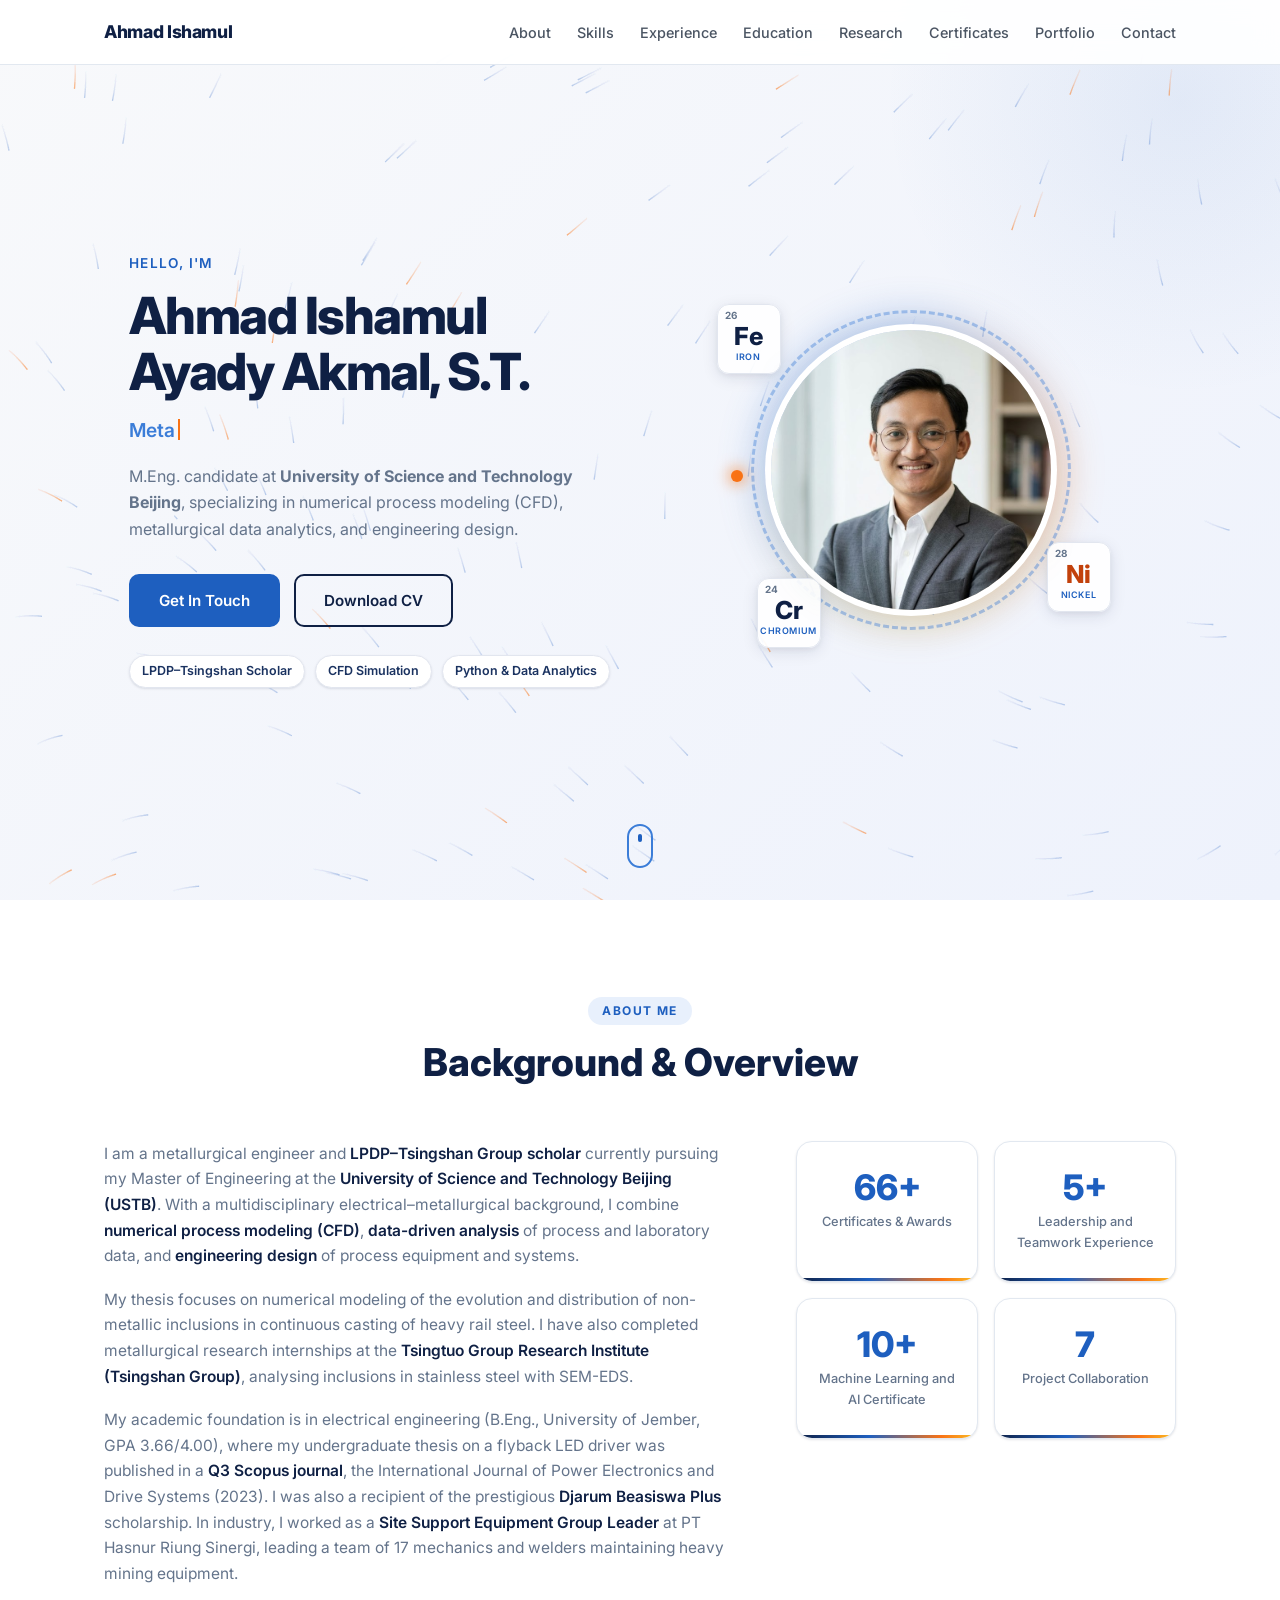
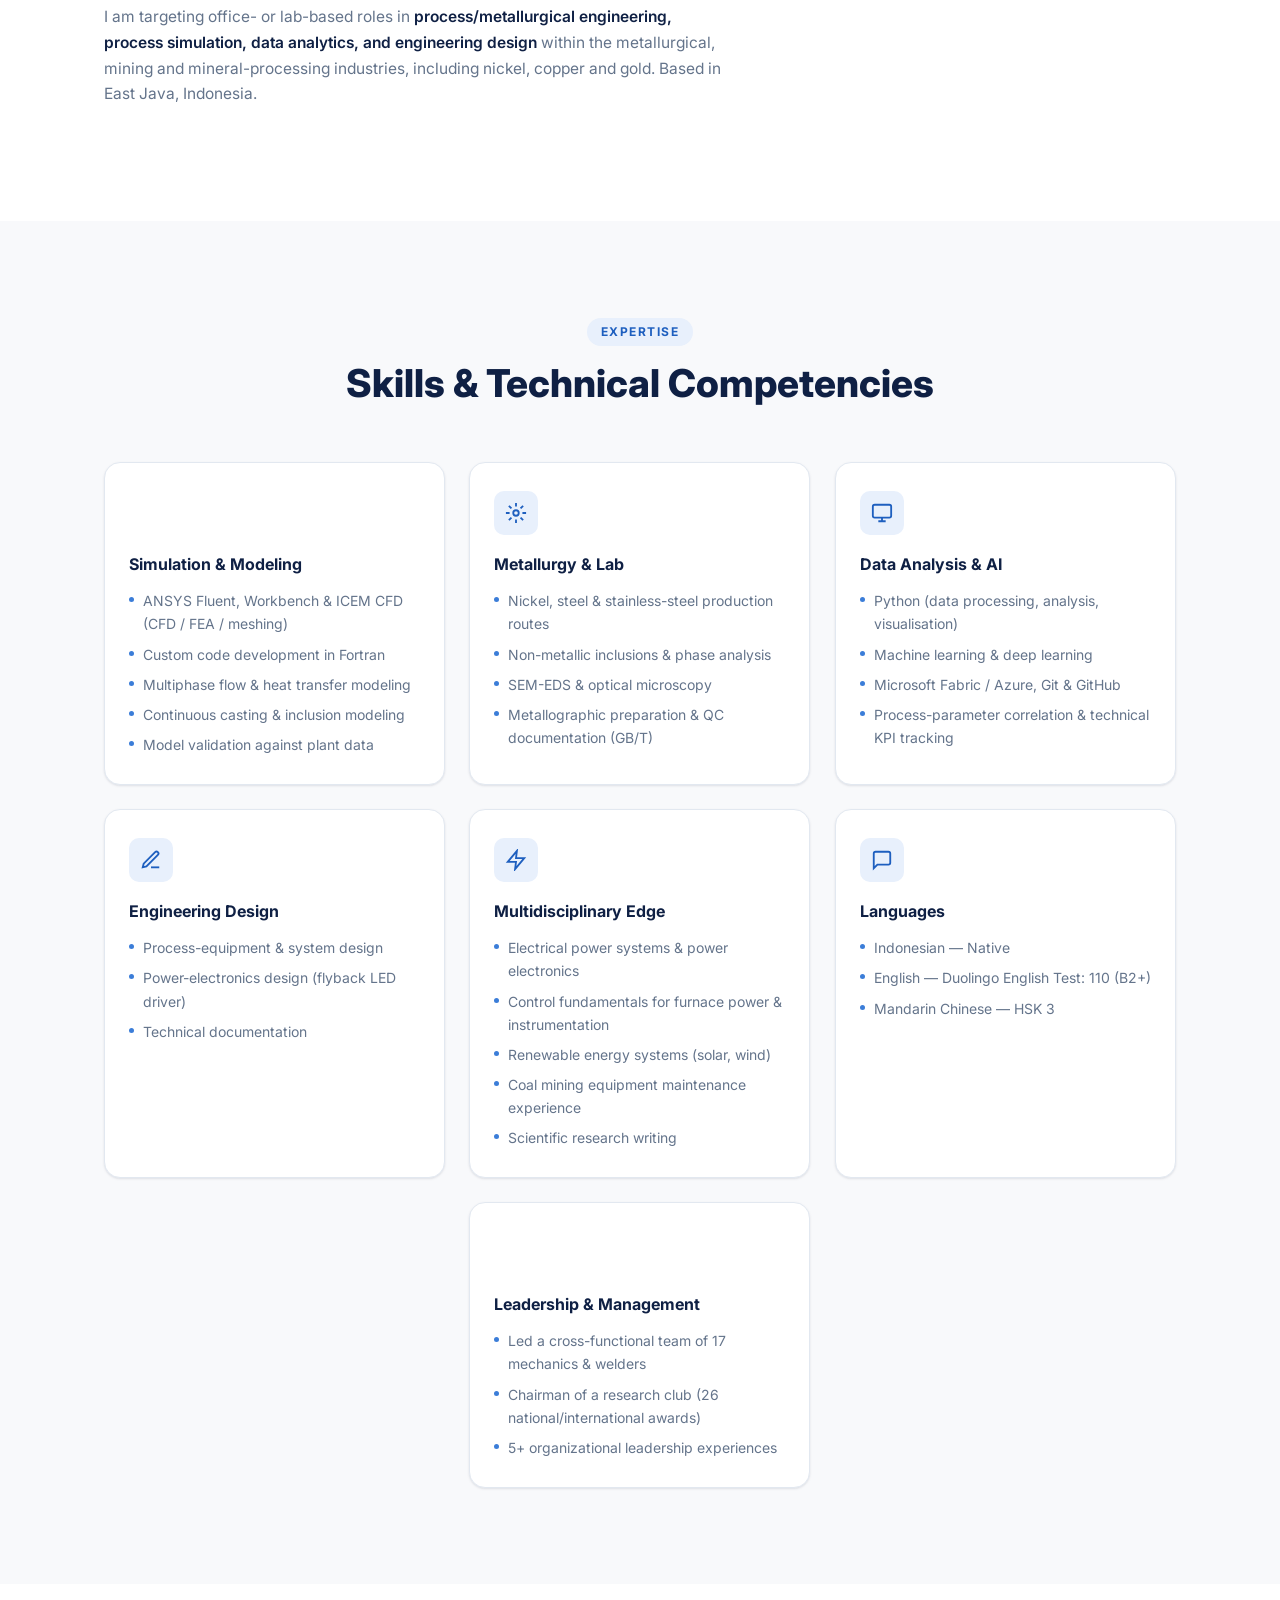
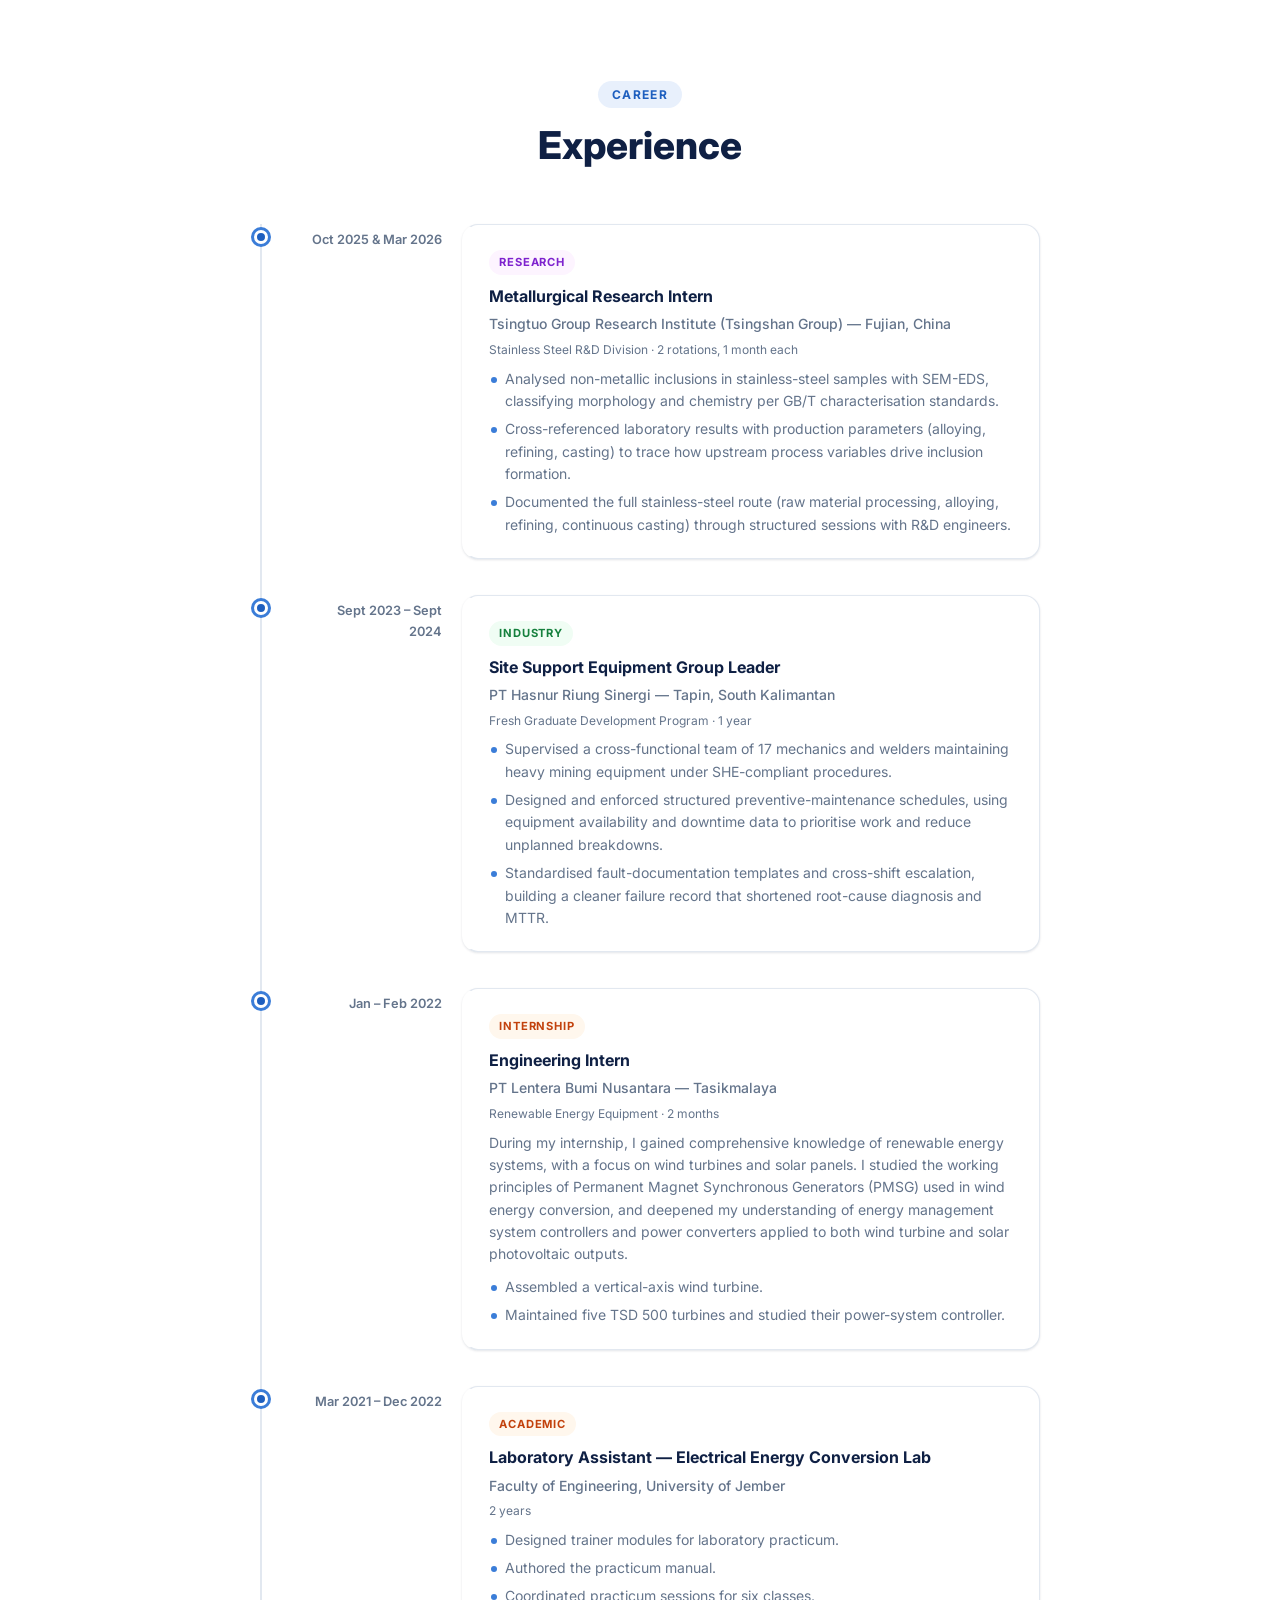
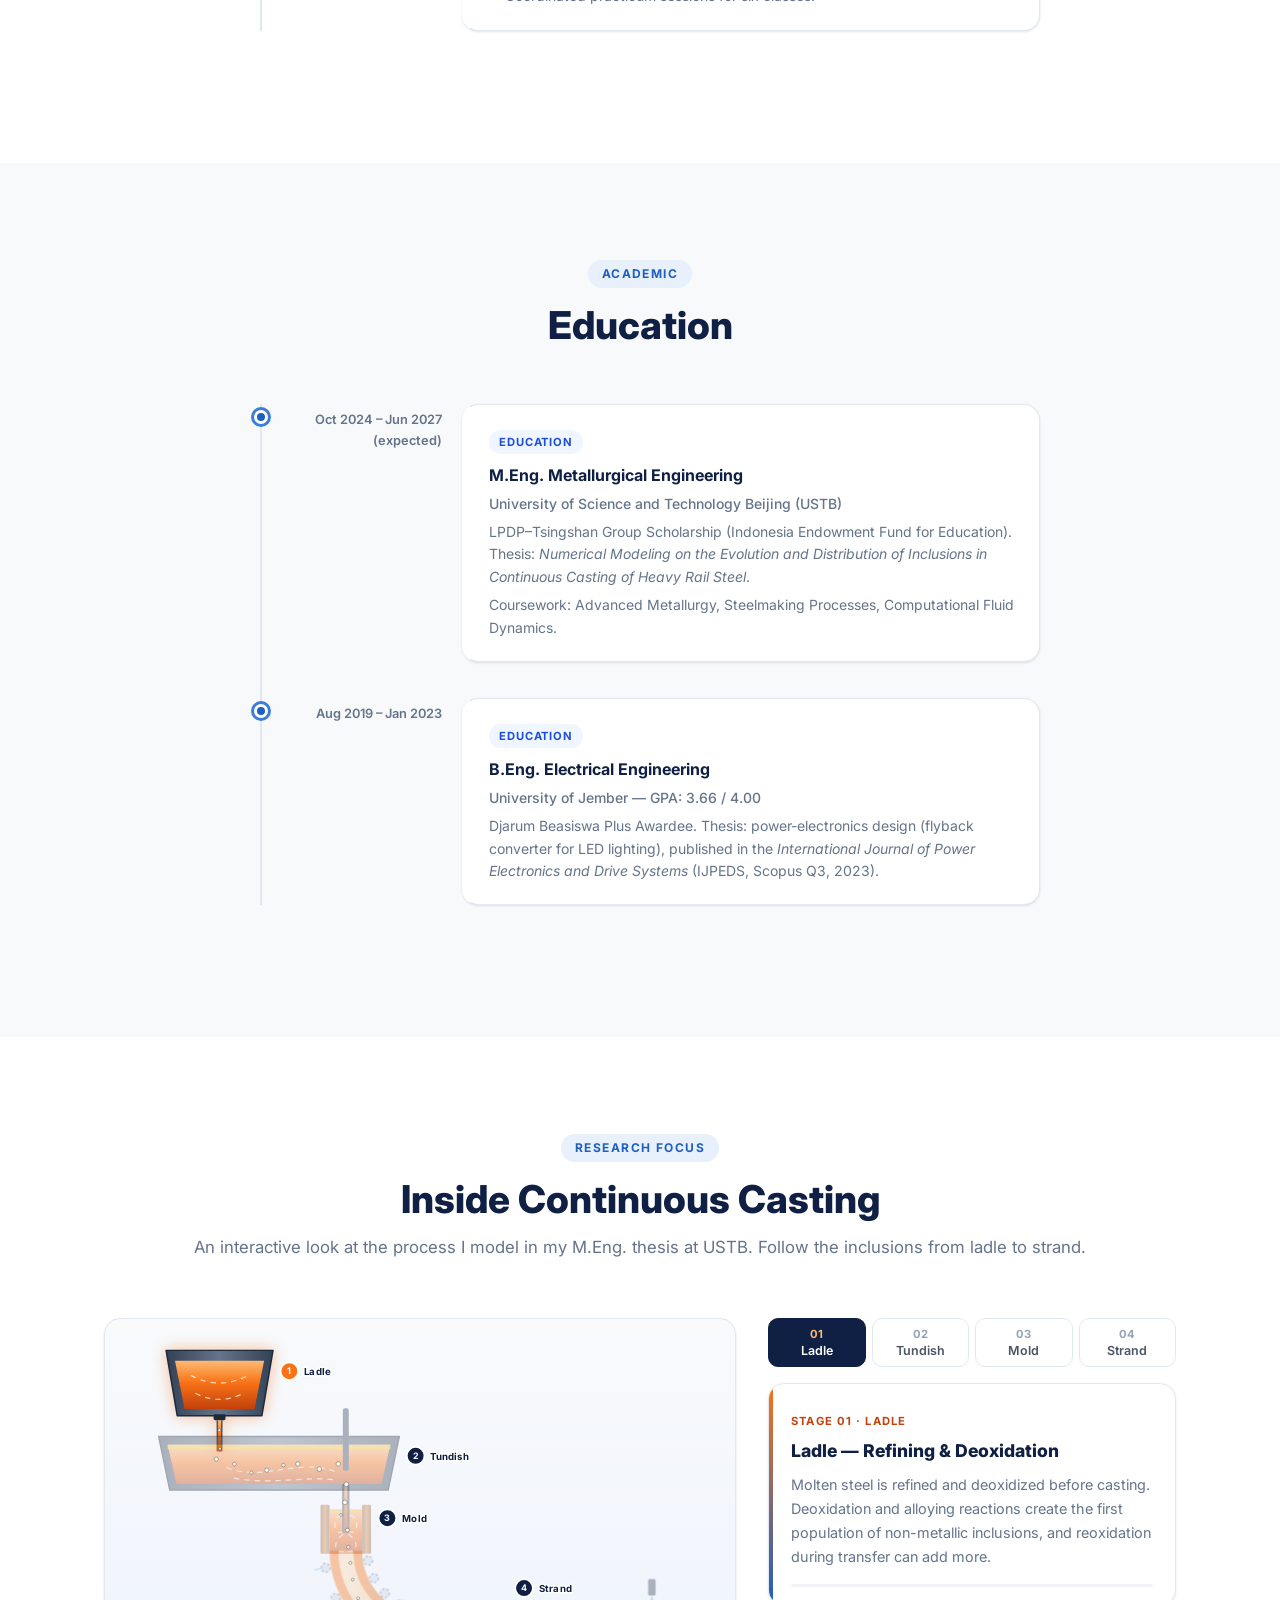
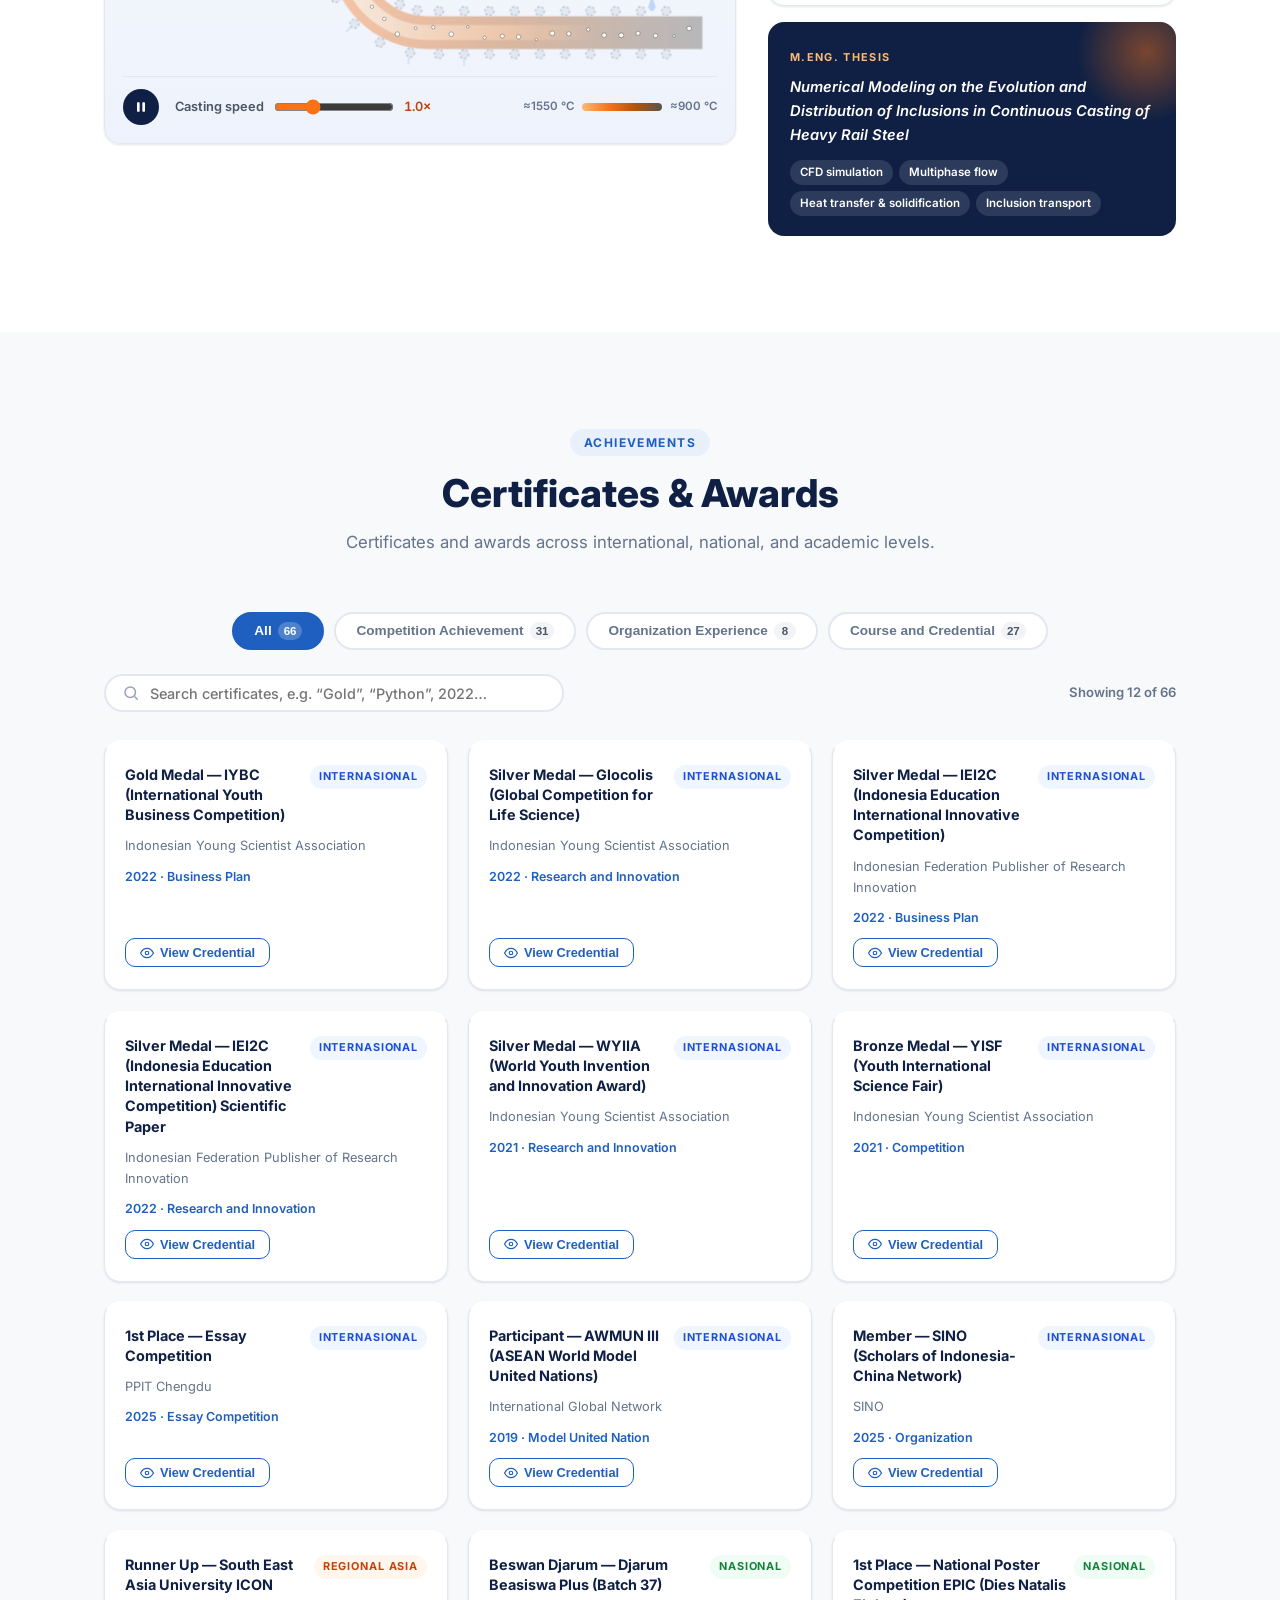
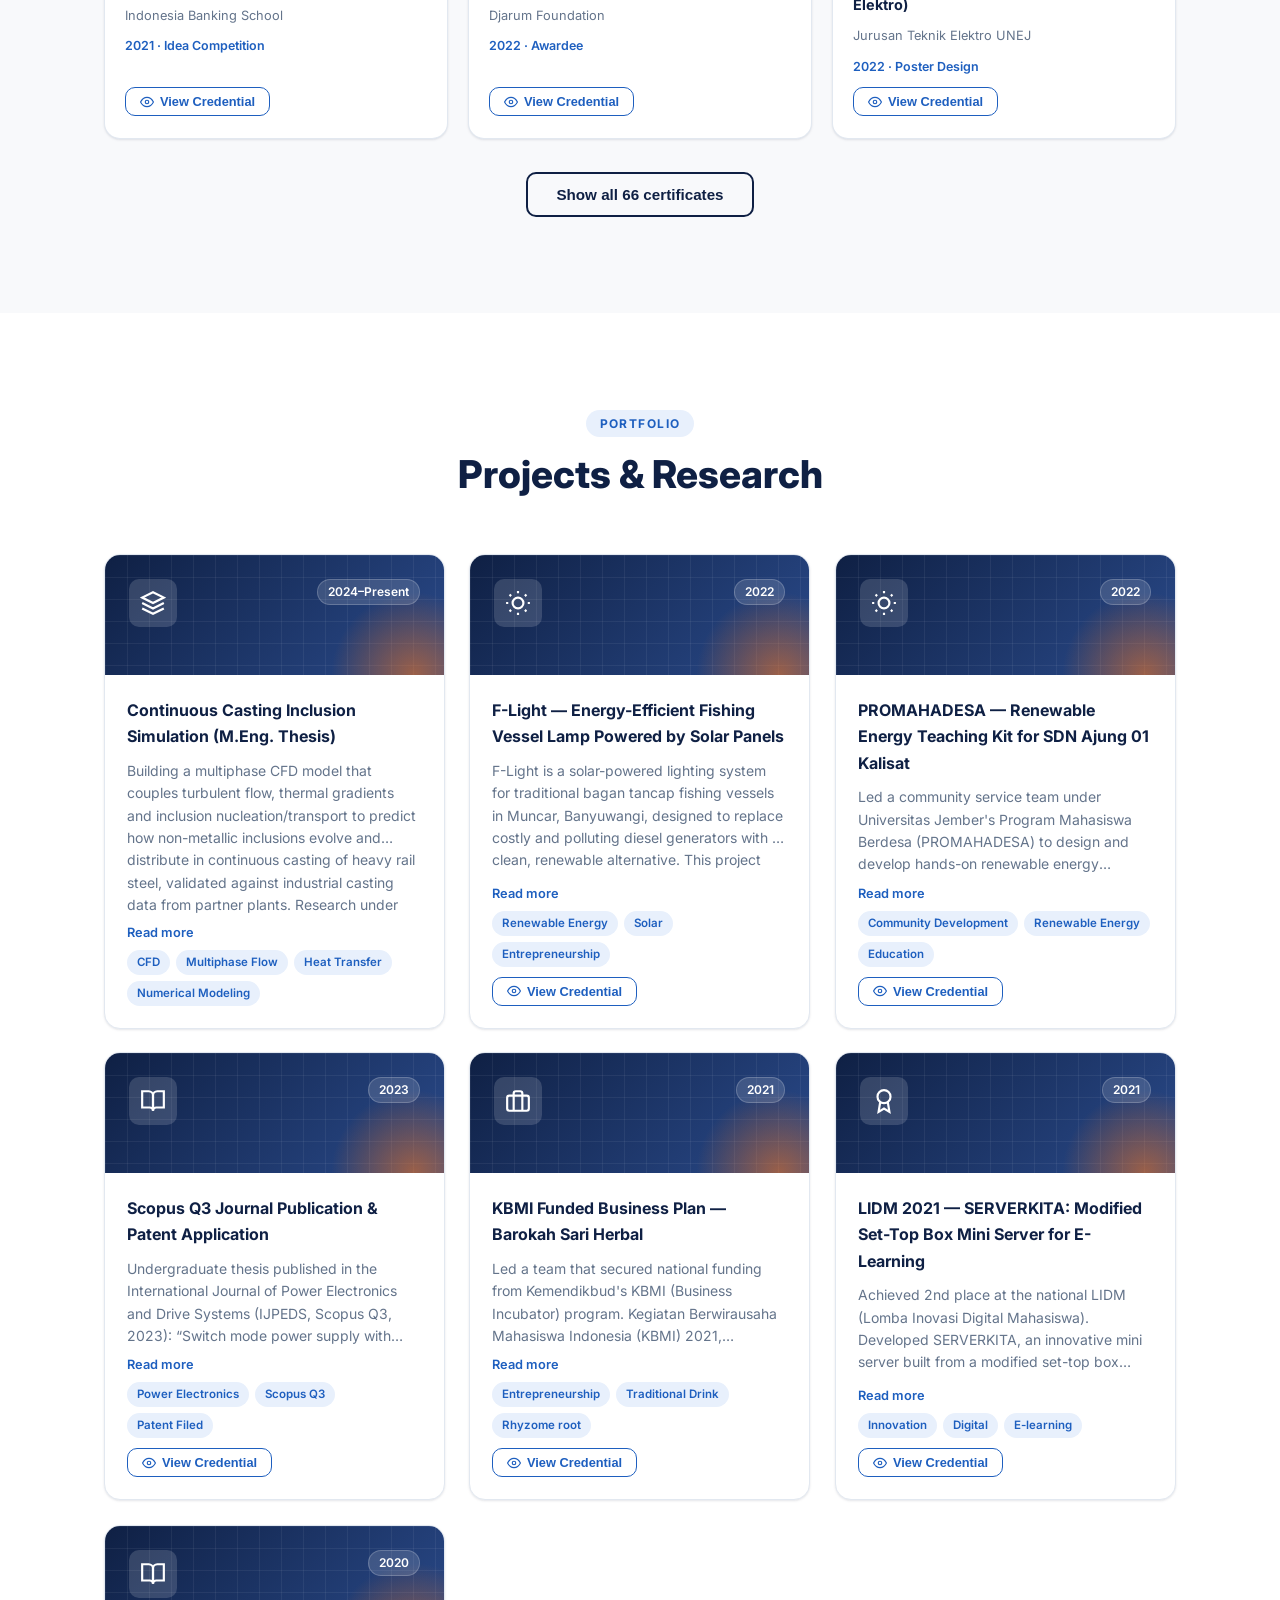
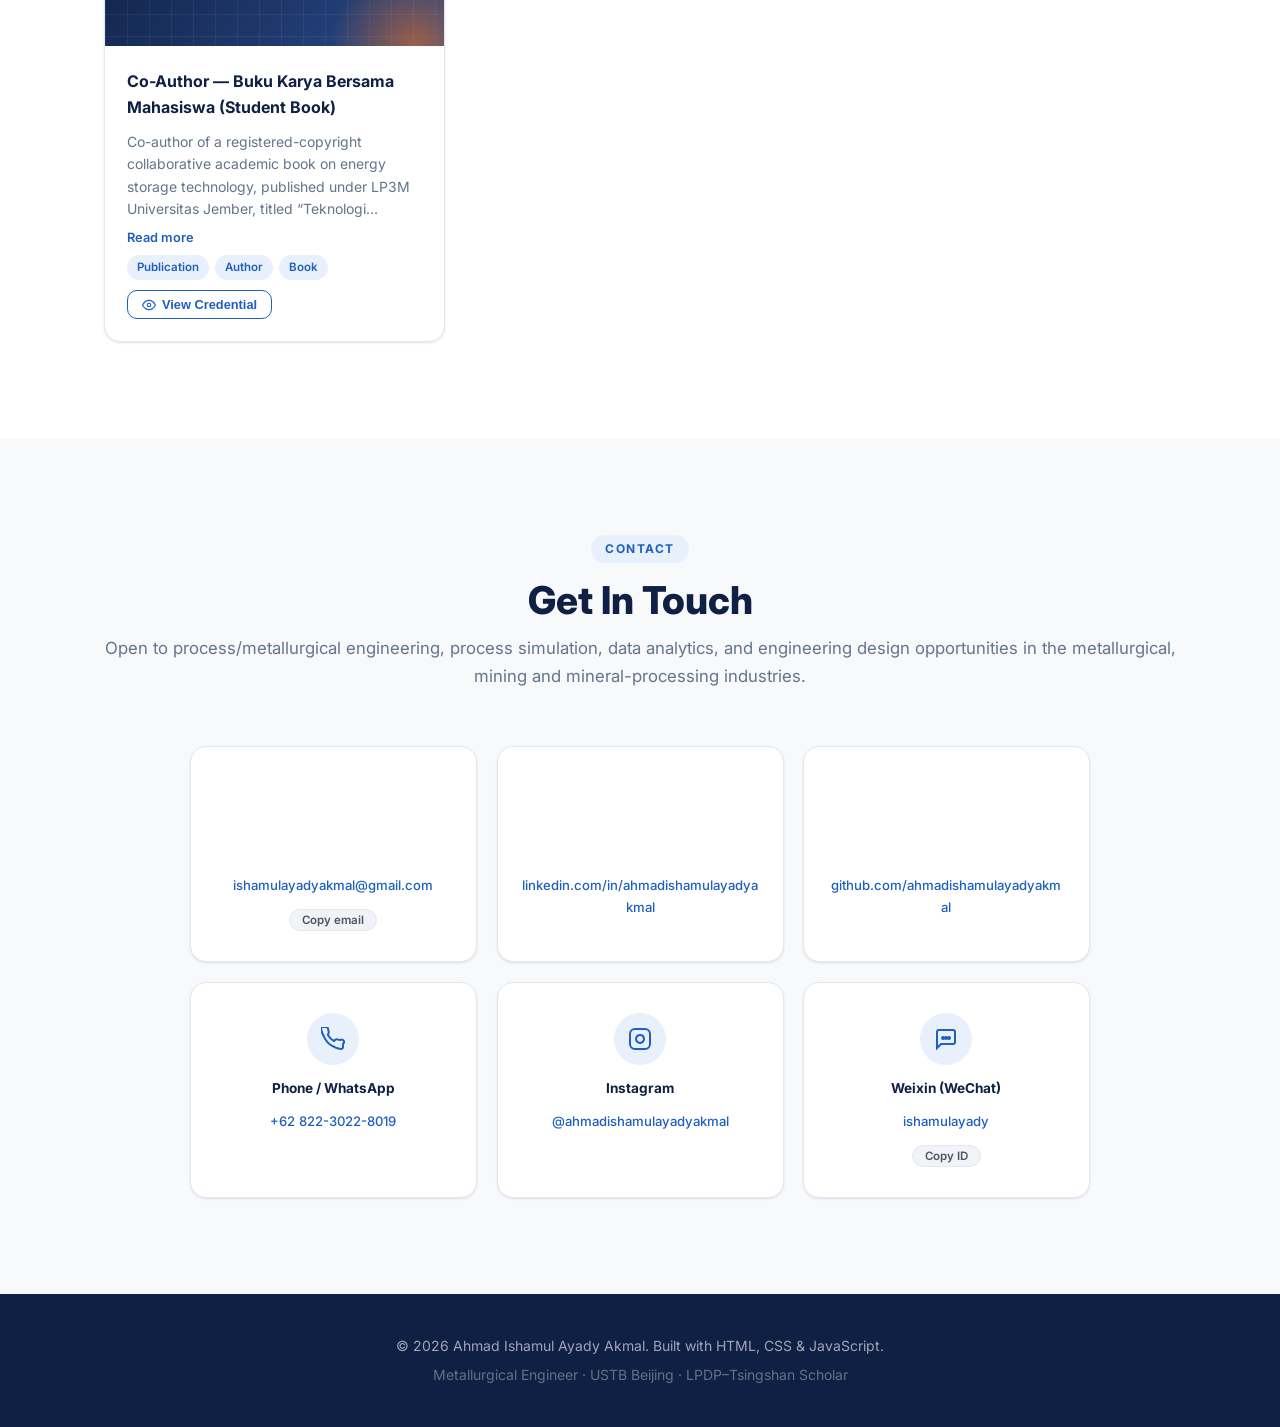
<file: index.html>
<!DOCTYPE html>
<html lang="en">
<head>
  <meta charset="UTF-8" />
  <meta name="viewport" content="width=device-width, initial-scale=1.0" />
  <title>Ahmad Ishamul Ayady Akmal — Metallurgical Engineer</title>
  <meta name="description" content="Personal portfolio of Ahmad Ishamul Ayady Akmal, metallurgical engineer and M.Eng. candidate at USTB Beijing specializing in process modeling & simulation (CFD), metallurgical data analytics, and engineering design." />
  <meta name="keywords" content="Ahmad Ishamul, metallurgical engineer, USTB, CFD simulation, process modeling, metallurgical data analytics, engineering design, continuous casting, LPDP scholar" />
  <meta name="author" content="Ahmad Ishamul Ayady Akmal" />
  <!-- Open Graph -->
  <meta property="og:title" content="Ahmad Ishamul Ayady Akmal — Metallurgical Engineer" />
  <meta property="og:description" content="M.Eng. candidate at USTB Beijing | LPDP–Tsingshan Scholar | Process Modeling & Simulation · Metallurgical Data Analytics · Engineering Design" />
  <meta property="og:type" content="website" />
  <meta property="og:url" content="https://ahmadishamulayadyakmal.github.io" />
  <!-- Fonts -->
  <link rel="preconnect" href="https://fonts.googleapis.com" />
  <link rel="preconnect" href="https://fonts.gstatic.com" crossorigin />
  <link href="https://fonts.googleapis.com/css2?family=Inter:wght@300;400;500;600;700;800&family=DM+Sans:wght@400;500;600;700&display=swap" rel="stylesheet" />
  <link rel="stylesheet" href="assets/css/style.css" />
</head>
<body>

  <!-- ============================================================
       NAVIGATION
       To update: change the nav links or your name in the brand
  ============================================================ -->
  <nav class="navbar" id="navbar">
    <div class="nav-container">
      <a href="#home" class="nav-brand">Ahmad Ishamul</a>
      <button class="nav-toggle" id="navToggle" aria-label="Toggle navigation">
        <span></span><span></span><span></span>
      </button>
      <ul class="nav-links" id="navLinks">
        <li><a href="#about">About</a></li>
        <li><a href="#skills">Skills</a></li>
        <li><a href="#experience">Experience</a></li>
        <li><a href="#education">Education</a></li>
        <li><a href="#research">Research</a></li>
        <li><a href="#certificates">Certificates</a></li>
        <li><a href="#portfolio">Portfolio</a></li>
        <li><a href="#contact">Contact</a></li>
      </ul>
    </div>
  </nav>

  <!-- ============================================================
       HERO SECTION
       To update: name, tagline, subtitle, and CTA buttons below
  ============================================================ -->
  <section id="home" class="hero">
    <!-- Animated "molten flow" background — drawn by initHeroFlow() in main.js -->
    <canvas id="heroCanvas" class="hero-canvas" aria-hidden="true"></canvas>
    <div class="hero-container">
      <div class="hero-text">
        <span class="hero-greeting hero-anim" style="--d:0">Hello, I'm</span>
        <h1 class="hero-name hero-anim" style="--d:1">Ahmad Ishamul<br />Ayady Akmal, S.T.</h1>
        <!-- Rotating roles: edit the `roles` array in main.js -->
        <p class="hero-tagline hero-anim" style="--d:2"><span id="typed">Metallurgical Engineer</span><span class="caret" aria-hidden="true"></span></p>
        <p class="hero-subtitle hero-anim" style="--d:3">
          M.Eng. candidate at <strong>University of Science and Technology Beijing</strong>,
          specializing in numerical process modeling (CFD), metallurgical data analytics, and engineering design.
        </p>
        <div class="hero-cta hero-anim" style="--d:4">
          <a href="#contact" class="btn btn-primary magnetic">Get In Touch</a>
          <a href="assets/images/certificates/CV_Ahmad_Ishamul_Ayady_Akmal.pdf" target="_blank" class="btn btn-outline magnetic">Download CV</a>
        </div>
        <div class="hero-badges hero-anim" style="--d:5">
          <span class="badge">LPDP–Tsingshan Scholar</span>
          <span class="badge">CFD Simulation</span>
          <span class="badge">Python &amp; Data Analytics</span>
        </div>
      </div>
      <div class="hero-image hero-anim" style="--d:2">
        <div class="profile-wrapper" id="profileWrapper">
          <div class="profile-glow"></div>
          <img src="assets/images/profile.jpg" alt="Ahmad Ishamul Ayady Akmal" class="profile-photo">
          <div class="profile-ring"></div>
          <div class="profile-orbit"><span></span></div>
          <!-- Floating element tiles: the key elements of stainless steel -->
          <div class="element-tile tile-fe" data-depth="22"><div class="el-inner"><span class="el-num">26</span><span class="el-sym">Fe</span><span class="el-name">Iron</span></div></div>
          <div class="element-tile tile-ni" data-depth="34"><div class="el-inner"><span class="el-num">28</span><span class="el-sym">Ni</span><span class="el-name">Nickel</span></div></div>
          <div class="element-tile tile-cr" data-depth="14"><div class="el-inner"><span class="el-num">24</span><span class="el-sym">Cr</span><span class="el-name">Chromium</span></div></div>
        </div>
      </div>
    </div>
    <div class="hero-scroll">
      <a href="#about" aria-label="Scroll down">
        <div class="scroll-indicator"></div>
      </a>
    </div>
  </section>

  <!-- ============================================================
       ABOUT SECTION
       To update: edit the paragraphs and stat numbers below
  ============================================================ -->
  <section id="about" class="section">
    <div class="container">
      <div class="section-header reveal">
        <span class="section-tag">About Me</span>
        <h2>Background &amp; Overview</h2>
      </div>
      <div class="about-grid">
        <div class="about-text reveal">
          <p>
            I am a metallurgical engineer and <strong>LPDP–Tsingshan Group scholar</strong> currently pursuing
            my Master of Engineering at the <strong>University of Science and Technology Beijing (USTB)</strong>.
            With a multidisciplinary electrical–metallurgical background, I combine <strong>numerical process
            modeling (CFD)</strong>, <strong>data-driven analysis</strong> of process and laboratory data, and
            <strong>engineering design</strong> of process equipment and systems.
          </p>
          <p>
            My thesis focuses on numerical modeling of the evolution and distribution of non-metallic inclusions
            in continuous casting of heavy rail steel. I have also completed metallurgical research internships at
            the <strong>Tsingtuo Group Research Institute (Tsingshan Group)</strong>, analysing inclusions in
            stainless steel with SEM-EDS.
          </p>
          <p>
            My academic foundation is in electrical engineering (B.Eng., University of Jember, GPA 3.66/4.00),
            where my undergraduate thesis on a flyback LED driver was published in a <strong>Q3 Scopus journal</strong>,
            the International Journal of Power Electronics and Drive Systems (2023). I was also a recipient of the
            prestigious <strong>Djarum Beasiswa Plus</strong> scholarship. In industry, I worked as a
            <strong>Site Support Equipment Group Leader</strong> at PT Hasnur Riung Sinergi, leading a team of
            17 mechanics and welders maintaining heavy mining equipment.
          </p>
          <p>
            I am targeting office- or lab-based roles in <strong>process/metallurgical engineering, process
            simulation, data analytics, and engineering design</strong> within the metallurgical, mining and
            mineral-processing industries, including nickel, copper and gold. Based in East Java, Indonesia.
          </p>
        </div>
        <div class="about-stats reveal reveal-right">
          <!-- To update stats: change the numbers and labels -->
          <div class="stat-card">
            <!-- Number is set automatically from the certificates list in main.js -->
            <span class="stat-number" id="statCerts" data-count="66" data-suffix="+">66+</span>
            <span class="stat-label">Certificates &amp; Awards</span>
          </div>
          <div class="stat-card">
            <span class="stat-number" data-count="5" data-suffix="+">5+</span>
            <span class="stat-label">Leadership and Teamwork Experience</span>
          </div>
          <div class="stat-card">
            <span class="stat-number" data-count="10" data-suffix="+">10+</span>
            <span class="stat-label">Machine Learning and AI Certificate</span>
          </div>
          <div class="stat-card">
            <span class="stat-number" data-count="7">7</span>
            <span class="stat-label">Project Collaboration</span>
          </div>
        </div>
      </div>
    </div>
  </section>

  <!-- ============================================================
       SKILLS SECTION
       To update: edit the skill items inside each .skill-group
  ============================================================ -->
  <section id="skills" class="section section-alt">
    <div class="container">
      <div class="section-header reveal">
        <span class="section-tag">Expertise</span>
        <h2>Skills &amp; Technical Competencies</h2>
      </div>
      <div class="skills-grid">

        <div class="skill-group reveal">
          <div class="skill-group-icon">
            <svg viewBox="0 0 24 24" fill="none" stroke="currentColor" stroke-width="2"><path d="M12 2L2 7l10 5 10-5-10-5zM2 17l10 5 10-5M2 12l10 5 10-5"/></svg>
          </div>
          <h3>Simulation &amp; Modeling</h3>
          <ul>
            <li>ANSYS Fluent, Workbench &amp; ICEM CFD (CFD / FEA / meshing)</li>
            <li>Custom code development in Fortran</li>
            <li>Multiphase flow &amp; heat transfer modeling</li>
            <li>Continuous casting &amp; inclusion modeling</li>
            <li>Model validation against plant data</li>
          </ul>
        </div>

        <div class="skill-group reveal">
          <div class="skill-group-icon">
            <svg viewBox="0 0 24 24" fill="none" stroke="currentColor" stroke-width="2"><circle cx="12" cy="12" r="3"/><path d="M12 1v4M12 19v4M4.22 4.22l2.83 2.83M16.95 16.95l2.83 2.83M1 12h4M19 12h4M4.22 19.78l2.83-2.83M16.95 7.05l2.83-2.83"/></svg>
          </div>
          <h3>Metallurgy &amp; Lab</h3>
          <ul>
            <li>Nickel, steel &amp; stainless-steel production routes</li>
            <li>Non-metallic inclusions &amp; phase analysis</li>
            <li>SEM-EDS &amp; optical microscopy</li>
            <li>Metallographic preparation &amp; QC documentation (GB/T)</li>
          </ul>
        </div>

        <div class="skill-group reveal">
          <div class="skill-group-icon">
            <svg viewBox="0 0 24 24" fill="none" stroke="currentColor" stroke-width="2"><rect x="2" y="3" width="20" height="14" rx="2"/><path d="M8 21h8M12 17v4"/></svg>
          </div>
          <h3>Data Analysis &amp; AI</h3>
          <ul>
            <li>Python (data processing, analysis, visualisation)</li>
            <li>Machine learning &amp; deep learning</li>
            <li>Microsoft Fabric / Azure, Git &amp; GitHub</li>
            <li>Process-parameter correlation &amp; technical KPI tracking</li>
          </ul>
        </div>

        <div class="skill-group reveal">
          <div class="skill-group-icon">
            <svg viewBox="0 0 24 24" fill="none" stroke="currentColor" stroke-width="2"><path d="M12 20h9"/><path d="M16.5 3.5a2.12 2.12 0 013 3L7 19l-4 1 1-4z"/></svg>
          </div>
          <h3>Engineering Design</h3>
          <ul>
            <li>Process-equipment &amp; system design</li>
            <li>Power-electronics design (flyback LED driver)</li>
            <li>Technical documentation</li>
          </ul>
        </div>

        <div class="skill-group reveal">
          <div class="skill-group-icon">
            <svg viewBox="0 0 24 24" fill="none" stroke="currentColor" stroke-width="2"><path d="M13 2L3 14h9l-1 8 10-12h-9l1-8z"/></svg>
          </div>
          <h3>Multidisciplinary Edge</h3>
          <ul>
            <li>Electrical power systems &amp; power electronics</li>
            <li>Control fundamentals for furnace power &amp; instrumentation</li>
            <li>Renewable energy systems (solar, wind)</li>
            <li>Coal mining equipment maintenance experience</li>
            <li>Scientific research writing</li>
          </ul>
        </div>

        <div class="skill-group reveal">
          <div class="skill-group-icon">
            <svg viewBox="0 0 24 24" fill="none" stroke="currentColor" stroke-width="2"><path d="M21 15a2 2 0 01-2 2H7l-4 4V5a2 2 0 012-2h14a2 2 0 012 2z"/></svg>
          </div>
          <h3>Languages</h3>
          <ul>
            <li>Indonesian — Native</li>
            <li>English — Duolingo English Test: 110 (B2+)</li>
            <li>Mandarin Chinese — HSK 3</li>
          </ul>
        </div>

        <div class="skill-group reveal">
          <div class="skill-group-icon">
            <svg viewBox="0 0 24 24" fill="none" stroke="currentColor" stroke-width="2"><path d="M17 21v-2a4 4 0 00-4-4H5a4 4 0 00-4 4v2"/><circle cx="9" cy="7" r="4"/><path d="M23 21v-2a4 4 0 00-3-3.87M16 3.13a4 4 0 010 7.75"/></svg>
          </div>
          <h3>Leadership &amp; Management</h3>
          <ul>
            <li>Led a cross-functional team of 17 mechanics &amp; welders</li>
            <li>Chairman of a research club (26 national/international awards)</li>
            <li>5+ organizational leadership experiences</li>
          </ul>
        </div>

      </div>
    </div>
  </section>

  <!-- ============================================================
       EXPERIENCE SECTION (TIMELINE)
       To update: add/edit .timeline-item blocks below.
       Structure: date | role | company | location | description
  ============================================================ -->
  <section id="experience" class="section">
    <div class="container">
      <div class="section-header reveal">
        <span class="section-tag">Career</span>
        <h2>Experience</h2>
      </div>
      <div class="timeline">

        <!-- Most recent first -->
        <div class="timeline-item reveal">
          <div class="timeline-marker"></div>
          <div class="timeline-date">Oct 2025 &amp; Mar 2026</div>
          <div class="timeline-card">
            <span class="timeline-tag research">Research</span>
            <h3>Metallurgical Research Intern</h3>
            <p class="timeline-org">Tsingtuo Group Research Institute (Tsingshan Group) — Fujian, China</p>
            <span class="timeline-duration">Stainless Steel R&amp;D Division · 2 rotations, 1 month each</span>
            <ul>
              <li>Analysed non-metallic inclusions in stainless-steel samples with SEM-EDS, classifying morphology and chemistry per GB/T characterisation standards.</li>
              <li>Cross-referenced laboratory results with production parameters (alloying, refining, casting) to trace how upstream process variables drive inclusion formation.</li>
              <li>Documented the full stainless-steel route (raw material processing, alloying, refining, continuous casting) through structured sessions with R&amp;D engineers.</li>
            </ul>
          </div>
        </div>

        <div class="timeline-item reveal">
          <div class="timeline-marker"></div>
          <div class="timeline-date">Sept 2023 – Sept 2024</div>
          <div class="timeline-card">
            <span class="timeline-tag work">Industry</span>
            <h3>Site Support Equipment Group Leader</h3>
            <p class="timeline-org">PT Hasnur Riung Sinergi — Tapin, South Kalimantan</p>
            <span class="timeline-duration">Fresh Graduate Development Program · 1 year</span>
            <ul>
              <li>Supervised a cross-functional team of 17 mechanics and welders maintaining heavy mining equipment under SHE-compliant procedures.</li>
              <li>Designed and enforced structured preventive-maintenance schedules, using equipment availability and downtime data to prioritise work and reduce unplanned breakdowns.</li>
              <li>Standardised fault-documentation templates and cross-shift escalation, building a cleaner failure record that shortened root-cause diagnosis and MTTR.</li>
            </ul>
          </div>
        </div>

        <div class="timeline-item reveal">
          <div class="timeline-marker"></div>
          <div class="timeline-date">Jan – Feb 2022</div>
          <div class="timeline-card">
            <span class="timeline-tag internship">Internship</span>
            <h3>Engineering Intern</h3>
            <p class="timeline-org">PT Lentera Bumi Nusantara — Tasikmalaya</p>
            <span class="timeline-duration">Renewable Energy Equipment · 2 months</span>
            <p>During my internship, I gained comprehensive knowledge of renewable energy systems, with a focus on wind turbines and solar panels. I studied the working principles of Permanent Magnet Synchronous Generators (PMSG) used in wind energy conversion, and deepened my understanding of energy management system controllers and power converters applied to both wind turbine and solar photovoltaic outputs.</p>
            <ul>
              <li>Assembled a vertical-axis wind turbine.</li>
              <li>Maintained five TSD 500 turbines and studied their power-system controller.</li>
            </ul>
          </div>
        </div>

        <div class="timeline-item reveal">
          <div class="timeline-marker"></div>
          <div class="timeline-date">Mar 2021 – Dec 2022</div>
          <div class="timeline-card">
            <span class="timeline-tag internship">Academic</span>
            <h3>Laboratory Assistant — Electrical Energy Conversion Lab</h3>
            <p class="timeline-org">Faculty of Engineering, University of Jember</p>
            <span class="timeline-duration">2 years</span>
            <ul>
              <li>Designed trainer modules for laboratory practicum.</li>
              <li>Authored the practicum manual.</li>
              <li>Coordinated practicum sessions for six classes.</li>
            </ul>
          </div>
        </div>

      </div>
    </div>
  </section>

  <!-- ============================================================
       EDUCATION SECTION (TIMELINE)
  ============================================================ -->
  <section id="education" class="section section-alt">
    <div class="container">
      <div class="section-header reveal">
        <span class="section-tag">Academic</span>
        <h2>Education</h2>
      </div>
      <div class="timeline">

        <div class="timeline-item reveal">
          <div class="timeline-marker"></div>
          <div class="timeline-date">Oct 2024 – Jun 2027 (expected)</div>
          <div class="timeline-card">
            <span class="timeline-tag education">Education</span>
            <h3>M.Eng. Metallurgical Engineering</h3>
            <p class="timeline-org">University of Science and Technology Beijing (USTB)</p>
            <p>LPDP–Tsingshan Group Scholarship (Indonesia Endowment Fund for Education). Thesis: <em>Numerical Modeling on the Evolution and Distribution of Inclusions in Continuous Casting of Heavy Rail Steel</em>.</p>
            <p>Coursework: Advanced Metallurgy, Steelmaking Processes, Computational Fluid Dynamics.</p>
          </div>
        </div>

        <div class="timeline-item reveal">
          <div class="timeline-marker"></div>
          <div class="timeline-date">Aug 2019 – Jan 2023</div>
          <div class="timeline-card">
            <span class="timeline-tag education">Education</span>
            <h3>B.Eng. Electrical Engineering</h3>
            <p class="timeline-org">University of Jember — GPA: 3.66 / 4.00</p>
            <p>Djarum Beasiswa Plus Awardee. Thesis: power-electronics design (flyback converter for LED lighting), published in the <em>International Journal of Power Electronics and Drive Systems</em> (IJPEDS, Scopus Q3, 2023).</p>
          </div>
        </div>

      </div>
    </div>
  </section>

  <!-- ============================================================
       RESEARCH SECTION — interactive continuous casting diagram
       To update texts: edit the `castStages` object in main.js
  ============================================================ -->
  <section id="research" class="section">
    <div class="container">
      <div class="section-header reveal">
        <span class="section-tag">Research Focus</span>
        <h2>Inside Continuous Casting</h2>
        <p class="section-desc">An interactive look at the process I model in my M.Eng. thesis at USTB. Follow the inclusions from ladle to strand.</p>
      </div>

      <div class="cast-layout">
        <div class="cast-visual reveal">
          <svg id="castSvg" class="cast-svg" viewBox="0 0 800 440" role="img" aria-labelledby="castSvgTitle castSvgDesc">
            <title id="castSvgTitle">Continuous casting process diagram</title>
            <desc id="castSvgDesc">Molten steel flows from the ladle into the tundish, through the submerged entry nozzle into the mold, and solidifies along a curved strand. Small dots represent non-metallic inclusions.</desc>
            <defs>
              <linearGradient id="gMolten" x1="0" y1="0" x2="0" y2="1"><stop offset="0" stop-color="#fdba74"/><stop offset=".45" stop-color="#f97316"/><stop offset="1" stop-color="#c2410c"/></linearGradient>
              <linearGradient id="gShell" x1="0" y1="0" x2="1" y2="0"><stop offset="0" stop-color="#334155"/><stop offset=".5" stop-color="#64748b"/><stop offset="1" stop-color="#334155"/></linearGradient>
              <linearGradient id="gStrand" gradientUnits="userSpaceOnUse" x1="300" y1="0" x2="780" y2="0"><stop offset="0" stop-color="#f97316"/><stop offset=".45" stop-color="#b45309"/><stop offset="1" stop-color="#57534e"/></linearGradient>
              <linearGradient id="gCore" gradientUnits="userSpaceOnUse" x1="300" y1="0" x2="640" y2="0"><stop offset="0" stop-color="#fed7aa"/><stop offset=".6" stop-color="#fb923c" stop-opacity=".7"/><stop offset="1" stop-color="#fb923c" stop-opacity="0"/></linearGradient>
              <linearGradient id="gCopper" x1="0" y1="0" x2="1" y2="0"><stop offset="0" stop-color="#9a5b2e"/><stop offset=".5" stop-color="#d08a50"/><stop offset="1" stop-color="#9a5b2e"/></linearGradient>
            </defs>

            <!-- Stage 1: Ladle -->
            <g class="stage" data-stage="ladle">
              <path d="M58 18 H202 L187 106 H73 Z" fill="url(#gShell)" stroke="#1e293b" stroke-width="2" stroke-linejoin="round"/>
              <path d="M70 32 H190 L177 97 H83 Z" fill="url(#gMolten)"/>
              <path class="flowline" d="M92 52 Q130 72 168 52"/>
              <path class="flowline" d="M98 76 Q130 92 162 76"/>
              <rect x="122" y="104" width="16" height="8" rx="2" fill="#1e293b"/>
              <rect x="126" y="112" width="8" height="42" fill="#475569"/>
              <rect class="stream" x="128" y="112" width="4" height="42" fill="url(#gMolten)"/>
            </g>

            <!-- Stage 2: Tundish -->
            <g class="stage" data-stage="tundish">
              <path d="M48 134 H372 L357 206 H63 Z" fill="url(#gShell)" stroke="#1e293b" stroke-width="2" stroke-linejoin="round"/>
              <path d="M60 145 H360 L348 198 H72 Z" fill="url(#gMolten)"/>
              <rect x="60" y="145" width="300" height="6" fill="#facc15" opacity=".6"/>
              <path class="flowline" d="M140 176 C 190 196, 240 160, 290 183"/>
              <path class="flowline" d="M150 190 C 200 200, 250 186, 288 193"/>
              <rect x="296" y="96" width="8" height="84" rx="3" fill="#334155"/>
            </g>

            <!-- Stage 3: Mold + SEN -->
            <g class="stage" data-stage="mold">
              <rect x="278" y="232" width="44" height="60" fill="url(#gMolten)"/>
              <rect x="278" y="232" width="44" height="3" fill="#facc15" opacity=".7"/>
              <path class="flowline" d="M296 262 C 282 268, 282 244, 293 240"/>
              <path class="flowline" d="M304 262 C 318 268, 318 244, 307 240"/>
              <path class="flowline" d="M296 266 C 282 276, 284 290, 297 289"/>
              <path class="flowline" d="M304 266 C 318 276, 316 290, 303 289"/>
              <rect x="266" y="226" width="12" height="66" rx="2" fill="url(#gCopper)"/>
              <rect x="322" y="226" width="12" height="66" rx="2" fill="url(#gCopper)"/>
              <rect x="295" y="198" width="10" height="66" rx="2" fill="#475569"/>
              <rect class="stream" x="298" y="198" width="4" height="66" fill="url(#gMolten)"/>
            </g>

            <!-- Stage 4: Strand -->
            <g class="stage" data-stage="strand">
              <g id="sprays"></g>
              <path id="strandPath" d="M300 288 A110 110 0 0 0 410 398 L780 398" fill="none" stroke="url(#gStrand)" stroke-width="44"/>
              <path d="M300 288 A110 110 0 0 0 410 398 L640 398" fill="none" stroke="url(#gCore)" stroke-width="20"/>
              <g id="rollers"></g>
              <g class="torch" transform="translate(712 352)">
                <rect x="-5" y="-26" width="10" height="22" rx="2" fill="#334155"/>
                <path class="flame" d="M0 -4 L-5 12 Q0 22 5 12 Z" fill="#60a5fa"/>
              </g>
            </g>

            <!-- Invisible path the inclusions follow -->
            <path id="flowPath" d="M130 112 L130 168 C 190 192, 250 160, 300 182 L300 288 A110 110 0 0 0 410 398 L780 398" fill="none" stroke="none"/>
            <g id="inclusions"></g>

            <!-- Clickable hotspots -->
            <g class="hotspot" data-stage="ladle" transform="translate(224 46)" tabindex="0" role="button" aria-label="Ladle stage">
              <circle class="hs-pulse" r="12"/><circle class="hs-dot" r="12"/><text class="hs-num" y="4">1</text><text class="hs-label" x="20" y="5">Ladle</text>
            </g>
            <g class="hotspot" data-stage="tundish" transform="translate(394 160)" tabindex="0" role="button" aria-label="Tundish stage">
              <circle class="hs-pulse" r="12"/><circle class="hs-dot" r="12"/><text class="hs-num" y="4">2</text><text class="hs-label" x="20" y="5">Tundish</text>
            </g>
            <g class="hotspot" data-stage="mold" transform="translate(356 244)" tabindex="0" role="button" aria-label="Mold stage">
              <circle class="hs-pulse" r="12"/><circle class="hs-dot" r="12"/><text class="hs-num" y="4">3</text><text class="hs-label" x="20" y="5">Mold</text>
            </g>
            <g class="hotspot" data-stage="strand" transform="translate(540 338)" tabindex="0" role="button" aria-label="Strand stage">
              <circle class="hs-pulse" r="12"/><circle class="hs-dot" r="12"/><text class="hs-num" y="4">4</text><text class="hs-label" x="20" y="5">Strand</text>
            </g>
          </svg>

          <div class="cast-controls">
            <button class="cast-play" id="castPlay" aria-label="Pause animation">
              <svg class="i-pause" viewBox="0 0 24 24" fill="currentColor"><rect x="6" y="5" width="4" height="14" rx="1"/><rect x="14" y="5" width="4" height="14" rx="1"/></svg>
              <svg class="i-play" viewBox="0 0 24 24" fill="currentColor"><path d="M7 5l12 7-12 7z"/></svg>
            </button>
            <label class="cast-speed">
              <span>Casting speed</span>
              <input type="range" id="castSpeed" min="0.4" max="2.4" step="0.1" value="1" />
              <output id="castSpeedOut">1.0×</output>
            </label>
            <div class="cast-legend" aria-hidden="true">
              <span>≈1550 °C</span><i></i><span>≈900 °C</span>
            </div>
          </div>
        </div>

        <div class="cast-info reveal reveal-right">
          <div class="cast-steps">
            <button class="cast-step" data-stage="ladle"><b>01</b> Ladle</button>
            <button class="cast-step" data-stage="tundish"><b>02</b> Tundish</button>
            <button class="cast-step" data-stage="mold"><b>03</b> Mold</button>
            <button class="cast-step" data-stage="strand"><b>04</b> Strand</button>
          </div>
          <div class="cast-card" id="castCard" aria-live="polite">
            <span class="cast-card-tag" id="castTag">Stage 01</span>
            <h3 id="castHeading">Ladle</h3>
            <p id="castText"></p>
            <div class="cast-progress"><span id="castProgress"></span></div>
          </div>
          <div class="cast-thesis">
            <span class="cast-thesis-label">M.Eng. Thesis</span>
            <p>Numerical Modeling on the Evolution and Distribution of Inclusions in Continuous Casting of Heavy Rail Steel</p>
            <div class="project-tags">
              <span class="project-tag">CFD simulation</span>
              <span class="project-tag">Multiphase flow</span>
              <span class="project-tag">Heat transfer &amp; solidification</span>
              <span class="project-tag">Inclusion transport</span>
            </div>
          </div>
        </div>
      </div>
    </div>
  </section>

  <!-- ============================================================
       CERTIFICATES SECTION
       To update: edit the certificates array in assets/js/main.js
       Each entry has: title, org, year, level, category, file
  ============================================================ -->
  <section id="certificates" class="section section-alt">
    <div class="container">
      <div class="section-header reveal">
        <span class="section-tag">Achievements</span>
        <h2>Certificates &amp; Awards</h2>
        <p class="section-desc">Certificates and awards across international, national, and academic levels.</p>
      </div>

      <!-- Filter buttons (counts are added by main.js) -->
      <div class="cert-filters reveal">
        <button class="filter-btn active" data-filter="all">All</button>
        <button class="filter-btn" data-filter="Competition">Competition Achievement</button>
        <button class="filter-btn" data-filter="Organization">Organization Experience</button>
        <button class="filter-btn" data-filter="Credential">Course and Credential</button>
      </div>

      <div class="cert-toolbar reveal">
        <label class="cert-search">
          <svg viewBox="0 0 24 24" fill="none" stroke="currentColor" stroke-width="2"><circle cx="11" cy="11" r="7"/><path d="M21 21l-4.3-4.3"/></svg>
          <input type="search" id="certSearch" placeholder="Search certificates, e.g. “Gold”, “Python”, 2022…" aria-label="Search certificates" />
        </label>
        <span class="cert-count" id="certCount"></span>
      </div>

      <div class="cert-grid" id="certGrid">
        <!-- Populated by main.js -->
      </div>
      <div class="cert-more" id="certMore"></div>
    </div>
  </section>

  <!-- ============================================================
       PORTFOLIO SECTION
       To update: edit the projects array in assets/js/main.js
  ============================================================ -->
  <section id="portfolio" class="section">
    <div class="container">
      <div class="section-header reveal">
        <span class="section-tag">Portfolio</span>
        <h2>Projects &amp; Research</h2>
      </div>
      <div class="portfolio-grid" id="portfolioGrid">
        <!-- Populated by main.js -->
      </div>
    </div>
  </section>

  <!-- ============================================================
       CONTACT SECTION
       To update: email, LinkedIn URL, GitHub URL, phone below
  ============================================================ -->
  <section id="contact" class="section section-alt">
    <div class="container">
      <div class="section-header reveal">
        <span class="section-tag">Contact</span>
        <h2>Get In Touch</h2>
        <p class="section-desc">Open to process/metallurgical engineering, process simulation, data analytics, and engineering design opportunities in the metallurgical, mining and mineral-processing industries.</p>
      </div>
      <div class="contact-grid">
        <div class="contact-card reveal">
          <div class="contact-icon">
            <svg viewBox="0 0 24 24" fill="none" stroke="currentColor" stroke-width="2"><path d="M4 4h16c1.1 0 2 .9 2 2v12c0 1.1-.9 2-2 2H4c-1.1 0-2-.9-2-2V6c0-1.1.9-2 2-2z"/><polyline points="22,6 12,13 2,6"/></svg>
          </div>
          <h3>Email</h3>
          <!-- UPDATE: change email address here -->
          <a href="mailto:ishamulayadyakmal@gmail.com">ishamulayadyakmal@gmail.com</a>
          <button class="copy-btn" data-copy="ishamulayadyakmal@gmail.com">Copy email</button>
        </div>
        <div class="contact-card reveal">
          <div class="contact-icon">
            <svg viewBox="0 0 24 24" fill="none" stroke="currentColor" stroke-width="2"><path d="M16 8a6 6 0 016 6v7h-4v-7a2 2 0 00-2-2 2 2 0 00-2 2v7h-4v-7a6 6 0 016-6z"/><rect x="2" y="9" width="4" height="12"/><circle cx="4" cy="4" r="2"/></svg>
          </div>
          <h3>LinkedIn</h3>
          <!-- UPDATE: change LinkedIn URL here -->
          <a href="https://linkedin.com/in/ahmadishamulayadyakmal" target="_blank" rel="noopener">linkedin.com/in/ahmadishamulayadyakmal</a>
        </div>
        <div class="contact-card reveal">
          <div class="contact-icon">
            <svg viewBox="0 0 24 24" fill="none" stroke="currentColor" stroke-width="2"><path d="M9 19c-5 1.5-5-2.5-7-3m14 6v-3.87a3.37 3.37 0 00-.94-2.61c3.14-.35 6.44-1.54 6.44-7A5.44 5.44 0 0020 4.77 5.07 5.07 0 0019.91 1S18.73.65 16 2.48a13.38 13.38 0 00-7 0C6.27.65 5.09 1 5.09 1A5.07 5.07 0 005 4.77a5.44 5.44 0 00-1.5 3.78c0 5.42 3.3 6.61 6.44 7A3.37 3.37 0 009 18.13V22"/></svg>
          </div>
          <h3>GitHub</h3>
          <!-- UPDATE: change GitHub URL here -->
          <a href="https://github.com/ahmadishamulayadyakmal" target="_blank" rel="noopener">github.com/ahmadishamulayadyakmal</a>
        </div>
        <div class="contact-card reveal">
          <div class="contact-icon">
            <svg viewBox="0 0 24 24" fill="none" stroke="currentColor" stroke-width="2"><path d="M22 16.92v3a2 2 0 01-2.18 2 19.79 19.79 0 01-8.63-3.07A19.5 19.5 0 013.07 9.8a19.79 19.79 0 01-3.07-8.63A2 2 0 012 0h3a2 2 0 012 1.72c.127.96.361 1.903.7 2.81a2 2 0 01-.45 2.11L6.91 7.91a16 16 0 006.16 6.16l1.27-1.27a2 2 0 012.11-.45c.907.339 1.85.573 2.81.7A2 2 0 0122 16.92z"/></svg>
          </div>
          <h3>Phone / WhatsApp</h3>
          <!-- UPDATE: change phone number here -->
          <a href="https://wa.me/6282230228019" target="_blank" rel="noopener">+62 822-3022-8019</a>
        </div>
        <div class="contact-card reveal">
          <div class="contact-icon">
            <svg viewBox="0 0 24 24" fill="none" stroke="currentColor" stroke-width="2"><rect x="2" y="2" width="20" height="20" rx="5"/><path d="M16 11.37A4 4 0 1112.63 8 4 4 0 0116 11.37z"/><line x1="17.5" y1="6.5" x2="17.51" y2="6.5"/></svg>
          </div>
          <h3>Instagram</h3>
          <!-- UPDATE: change Instagram URL here -->
          <a href="https://www.instagram.com/ahmadishamulayadyakmal/" target="_blank" rel="noopener">@ahmadishamulayadyakmal</a>
        </div>
        <div class="contact-card reveal">
          <div class="contact-icon">
            <svg viewBox="0 0 24 24" fill="none" stroke="currentColor" stroke-width="2"><path d="M21 15a2 2 0 01-2 2H7l-4 4V5a2 2 0 012-2h14a2 2 0 012 2z"/><circle cx="9" cy="11" r="1" fill="currentColor"/><circle cx="12" cy="11" r="1" fill="currentColor"/><circle cx="15" cy="11" r="1" fill="currentColor"/></svg>
          </div>
          <h3>Weixin (WeChat)</h3>
          <!-- UPDATE: change Weixin ID here -->
          <span style="font-size:.82rem;color:var(--accent);font-weight:500">ishamulayady</span>
          <button class="copy-btn" data-copy="ishamulayady">Copy ID</button>
        </div>
      </div>
    </div>
  </section>

  <!-- Footer -->
  <footer class="footer">
    <div class="container">
      <p>&copy; <span id="year">2026</span> Ahmad Ishamul Ayady Akmal. Built with HTML, CSS &amp; JavaScript.</p>
      <p class="footer-sub">Metallurgical Engineer · USTB Beijing · LPDP–Tsingshan Scholar</p>
    </div>
  </footer>

  <!-- Scroll progress ("heat bar") + back to top -->
  <div class="scroll-progress" id="scrollProgress" aria-hidden="true"></div>
  <button class="to-top" id="toTop" aria-label="Back to top">
    <svg class="to-top-ring" viewBox="0 0 48 48" aria-hidden="true"><circle cx="24" cy="24" r="21"/><circle class="to-top-fill" id="toTopFill" cx="24" cy="24" r="21"/></svg>
    <svg class="to-top-arrow" viewBox="0 0 24 24" fill="none" stroke="currentColor" stroke-width="2.5" aria-hidden="true"><path d="M12 19V5M5 12l7-7 7 7"/></svg>
  </button>
  <div class="toast" id="toast" role="status" aria-live="polite"></div>

  <!-- Certificate Modal -->
  <div class="modal-overlay" id="modalOverlay">
    <div class="modal" id="modal" role="dialog" aria-modal="true" aria-labelledby="modalTitle">
      <div class="modal-header">
        <h3 id="modalTitle">Certificate</h3>
        <div class="modal-actions">
          <a class="modal-open" id="modalOpen" href="#" target="_blank" rel="noopener">Open in new tab ↗</a>
          <button class="modal-close" id="modalClose" aria-label="Close">&times;</button>
        </div>
      </div>
      <div class="modal-body" id="modalBody">
        <!-- PDF or image rendered here by main.js -->
      </div>
    </div>
  </div>

  <script src="assets/js/main.js"></script>
</body>
</html>
</file>
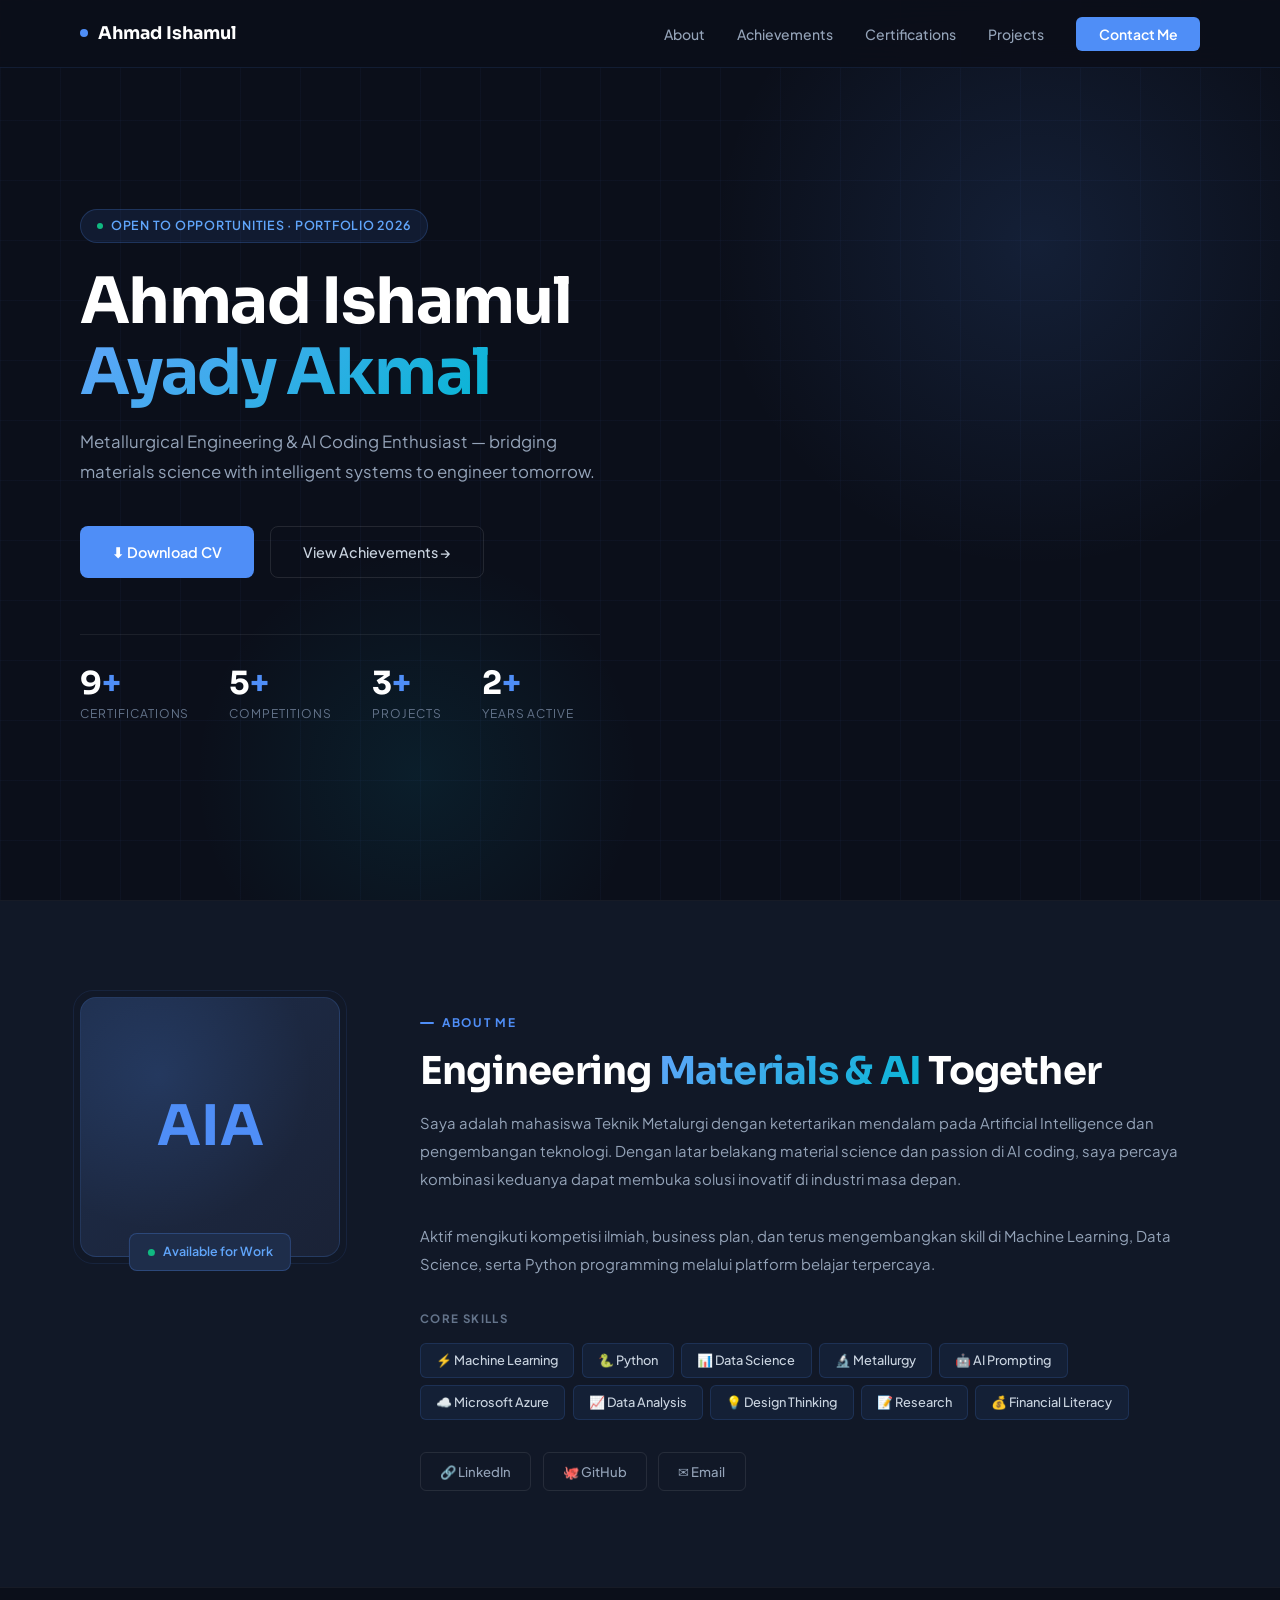
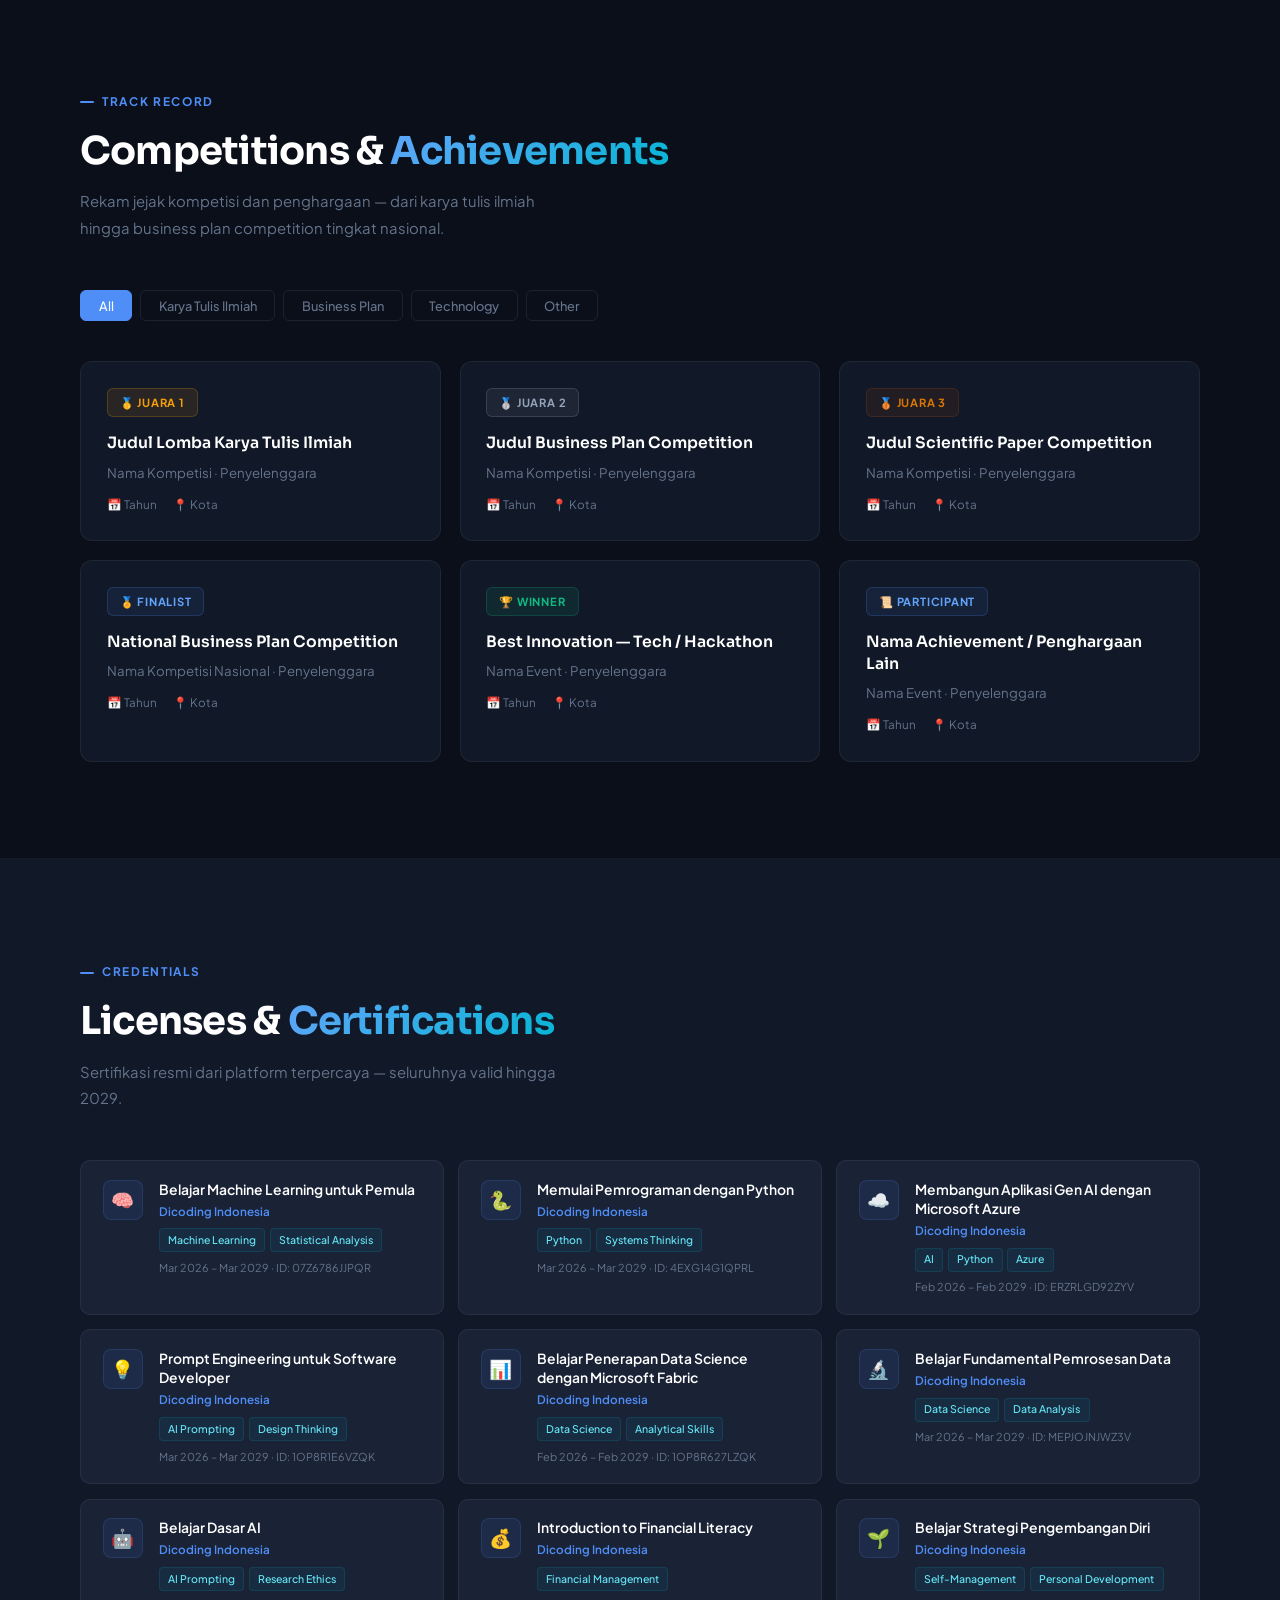
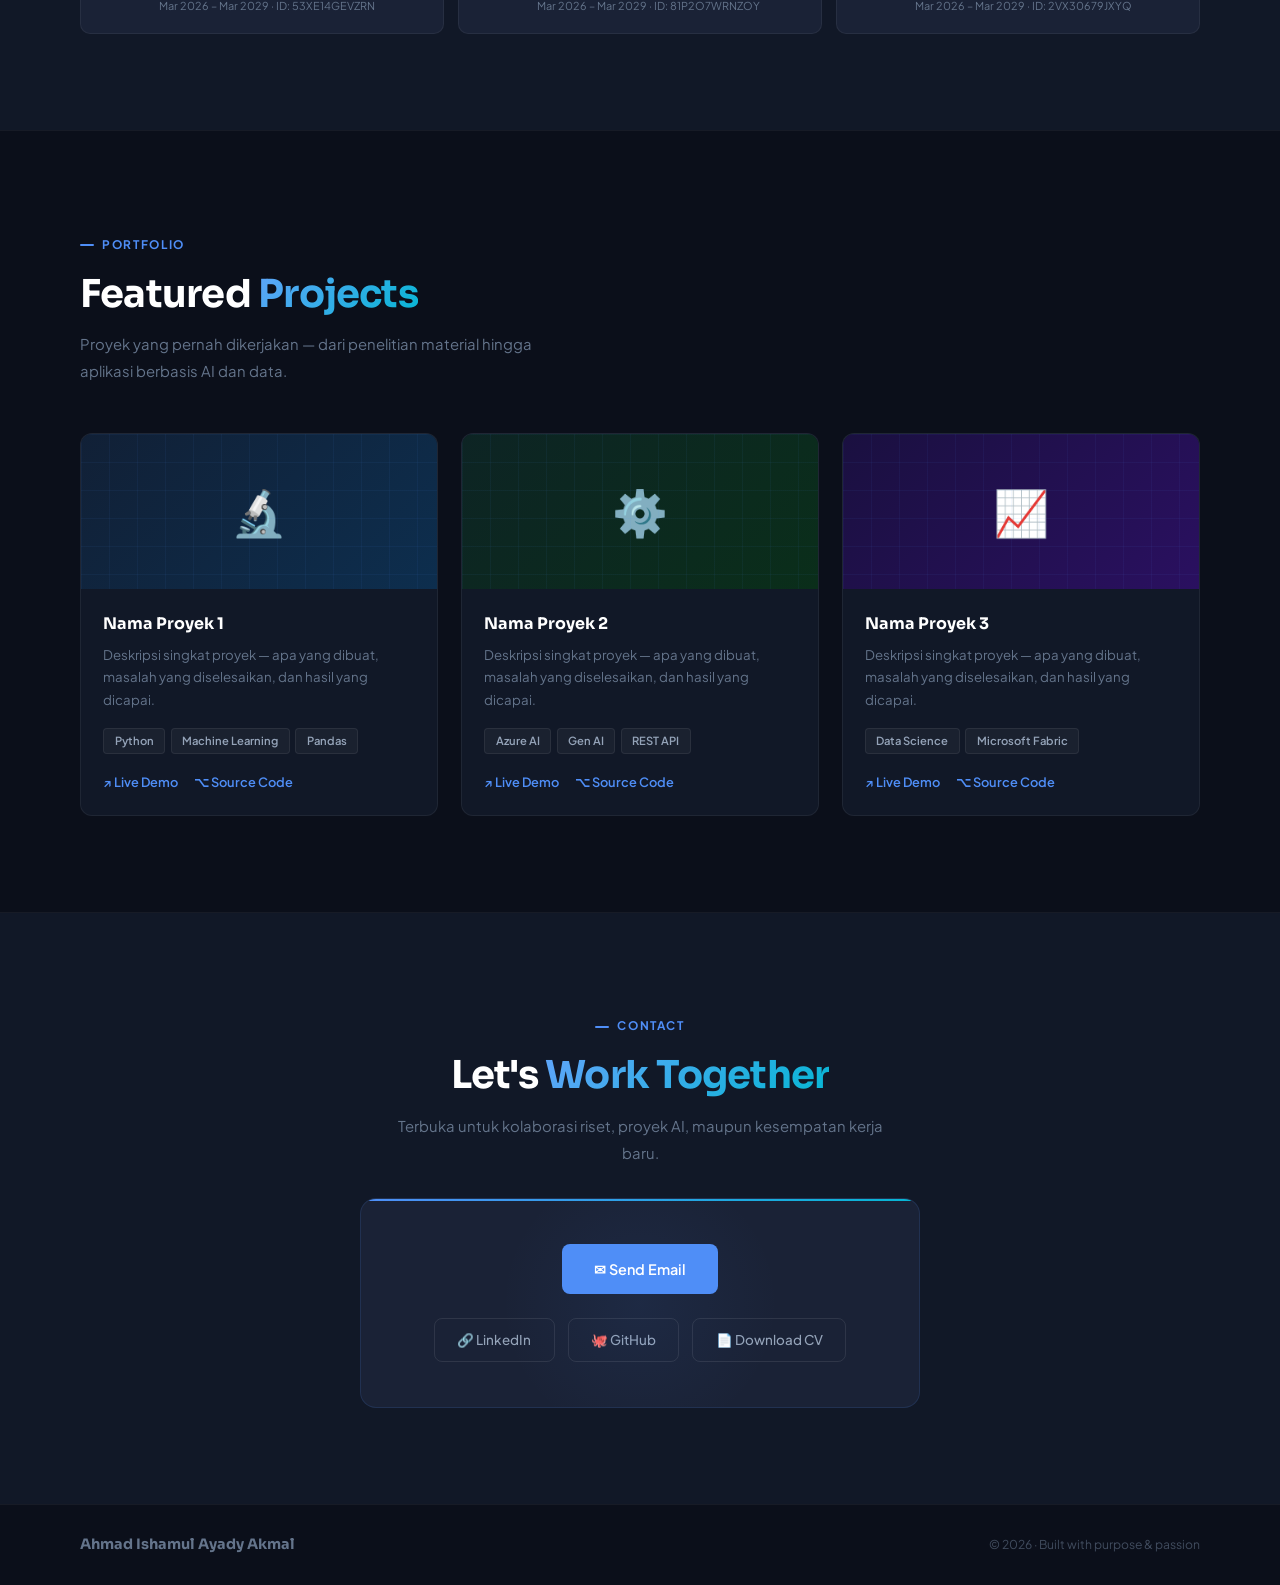
<file: index (1).html>
<!DOCTYPE html>
<html lang="en">
<head>
<meta charset="UTF-8"/>
<meta name="viewport" content="width=device-width, initial-scale=1.0"/>
<title>Ahmad Ishamul Ayady Akmal — Portfolio</title>
<link rel="preconnect" href="https://fonts.googleapis.com">
<link rel="preconnect" href="https://fonts.gstatic.com" crossorigin>
<link href="https://fonts.googleapis.com/css2?family=Plus+Jakarta+Sans:wght@300;400;500;600;700;800&family=Sora:wght@300;400;600;700&display=swap" rel="stylesheet">
<style>
:root {
  --navy-900: #0B0F1A;
  --navy-800: #111827;
  --navy-700: #1a2236;
  --navy-600: #1E2D4A;
  --navy-500: #243352;
  --blue-accent: #4F8EF7;
  --blue-bright: #60A5FA;
  --blue-glow: #3B82F6;
  --cyan: #06B6D4;
  --cyan-light: #67E8F9;
  --white: #FFFFFF;
  --gray-100: #F1F5F9;
  --gray-300: #CBD5E1;
  --gray-400: #94A3B8;
  --gray-500: #64748B;
  --green: #10B981;
  --yellow: #F59E0B;
  --font-main: 'Plus Jakarta Sans', sans-serif;
  --font-display: 'Sora', sans-serif;
}

*, *::before, *::after { margin:0; padding:0; box-sizing:border-box; }
html { scroll-behavior: smooth; }

body {
  background: var(--navy-900);
  color: var(--gray-300);
  font-family: var(--font-main);
  font-weight: 400;
  line-height: 1.6;
  overflow-x: hidden;
}

::-webkit-scrollbar { width: 6px; }
::-webkit-scrollbar-track { background: var(--navy-800); }
::-webkit-scrollbar-thumb { background: var(--blue-accent); border-radius: 3px; }

/* NAVBAR */
nav {
  position: fixed;
  top: 0; left: 0; right: 0;
  z-index: 1000;
  display: flex;
  justify-content: space-between;
  align-items: center;
  padding: 0 5rem;
  height: 68px;
  background: rgba(11,15,26,0.92);
  backdrop-filter: blur(20px);
  border-bottom: 1px solid rgba(79,142,247,0.12);
  transition: box-shadow 0.3s;
}

.nav-logo {
  font-family: var(--font-display);
  font-size: 1.1rem;
  font-weight: 700;
  color: var(--white);
  display: flex;
  align-items: center;
  gap: 0.6rem;
  text-decoration: none;
}

.nav-dot {
  width: 8px; height: 8px;
  background: var(--blue-accent);
  border-radius: 50%;
  animation: blink 2s infinite;
}

@keyframes blink {
  0%,100%{opacity:1;transform:scale(1);}
  50%{opacity:0.5;transform:scale(1.4);}
}

.nav-links {
  display: flex;
  align-items: center;
  gap: 2rem;
  list-style: none;
}

.nav-links a {
  text-decoration: none;
  font-size: 0.875rem;
  font-weight: 500;
  color: var(--gray-400);
  transition: color 0.2s;
}

.nav-links a:hover { color: var(--white); }

.nav-cta {
  padding: 0.5rem 1.4rem !important;
  background: var(--blue-accent) !important;
  color: var(--white) !important;
  border-radius: 6px;
  font-weight: 600 !important;
}

.nav-cta:hover {
  background: var(--blue-glow) !important;
  box-shadow: 0 4px 16px rgba(79,142,247,0.4);
}

/* HERO */
#hero {
  min-height: 100vh;
  display: flex;
  align-items: center;
  padding: 7rem 5rem 5rem;
  position: relative;
  overflow: hidden;
}

.hero-grid-bg {
  position: absolute; inset: 0;
  background-image:
    linear-gradient(rgba(79,142,247,0.04) 1px, transparent 1px),
    linear-gradient(90deg, rgba(79,142,247,0.04) 1px, transparent 1px);
  background-size: 60px 60px;
  pointer-events: none;
}

.hero-glow {
  position: absolute;
  width: 650px; height: 650px;
  border-radius: 50%;
  background: radial-gradient(circle, rgba(79,142,247,0.13) 0%, transparent 70%);
  top: -80px; right: -80px;
  animation: floaty 8s ease-in-out infinite;
  pointer-events: none;
}

.hero-glow2 {
  position: absolute;
  width: 450px; height: 450px;
  border-radius: 50%;
  background: radial-gradient(circle, rgba(6,182,212,0.09) 0%, transparent 70%);
  bottom: -100px; left: 15%;
  animation: floaty 11s ease-in-out infinite reverse;
  pointer-events: none;
}

@keyframes floaty {
  0%,100%{transform:translateY(0) scale(1);}
  50%{transform:translateY(-28px) scale(1.04);}
}

.hero-content { position: relative; z-index:1; max-width: 720px; }

.hero-badge {
  display: inline-flex;
  align-items: center;
  gap: 0.5rem;
  padding: 0.4rem 1rem;
  background: rgba(79,142,247,0.1);
  border: 1px solid rgba(79,142,247,0.22);
  border-radius: 100px;
  font-size: 0.78rem;
  font-weight: 600;
  color: var(--blue-bright);
  margin-bottom: 1.5rem;
  letter-spacing: 0.06em;
  text-transform: uppercase;
}

.hero-badge .badge-dot {
  width: 6px; height: 6px;
  background: var(--green);
  border-radius: 50%;
  animation: blink 1.5s infinite;
}

h1 {
  font-family: var(--font-display);
  font-size: clamp(2.6rem, 5vw, 4.4rem);
  font-weight: 700;
  line-height: 1.1;
  color: var(--white);
  margin-bottom: 1.2rem;
  letter-spacing: -0.025em;
}

.grad-text {
  background: linear-gradient(135deg, var(--blue-bright) 0%, var(--cyan) 100%);
  -webkit-background-clip: text;
  -webkit-text-fill-color: transparent;
  background-clip: text;
}

.hero-sub {
  font-size: 1.05rem;
  color: var(--gray-400);
  max-width: 520px;
  margin-bottom: 2.5rem;
  line-height: 1.75;
}

.hero-btns { display: flex; gap: 1rem; flex-wrap: wrap; margin-bottom: 3.5rem; }

.btn-primary {
  display: inline-flex; align-items: center; gap: 0.5rem;
  padding: 0.85rem 2rem;
  background: var(--blue-accent);
  color: var(--white);
  text-decoration: none;
  font-size: 0.9rem; font-weight: 600;
  border-radius: 8px;
  transition: all 0.25s;
  border: none; cursor: pointer;
  font-family: var(--font-main);
}
.btn-primary:hover { background: var(--blue-glow); transform: translateY(-2px); box-shadow: 0 8px 24px rgba(79,142,247,0.4); }

.btn-ghost {
  display: inline-flex; align-items: center; gap: 0.5rem;
  padding: 0.85rem 2rem;
  background: transparent;
  color: var(--gray-300);
  text-decoration: none;
  font-size: 0.9rem; font-weight: 500;
  border-radius: 8px;
  border: 1px solid rgba(255,255,255,0.1);
  transition: all 0.25s;
}
.btn-ghost:hover { border-color: var(--blue-accent); color: var(--blue-bright); background: rgba(79,142,247,0.08); }

.hero-stats {
  display: flex; gap: 2.5rem;
  padding-top: 2rem;
  border-top: 1px solid rgba(255,255,255,0.07);
}
.stat-num {
  font-family: var(--font-display);
  font-size: 2rem; font-weight: 700;
  color: var(--white); line-height:1;
}
.stat-num em { color: var(--blue-accent); font-style:normal; }
.stat-lbl { font-size: 0.75rem; color: var(--gray-500); margin-top:0.3rem; text-transform:uppercase; letter-spacing:0.08em; }

/* SECTION */
section { padding: 6rem 5rem; }
hr.div { border:none; border-top: 1px solid rgba(255,255,255,0.05); margin:0; }

.eyebrow {
  display: inline-flex; align-items: center; gap: 0.5rem;
  font-size: 0.74rem; font-weight: 700; letter-spacing: 0.14em;
  text-transform: uppercase; color: var(--blue-accent); margin-bottom:1rem;
}
.eyebrow::before { content:''; display:block; width:14px; height:2px; background:var(--blue-accent); border-radius:2px; }

.sec-title {
  font-family: var(--font-display);
  font-size: clamp(1.8rem, 3vw, 2.5rem);
  font-weight: 700; color: var(--white);
  line-height: 1.2; margin-bottom: 0.9rem;
  letter-spacing: -0.02em;
}

.sec-desc {
  font-size: 0.93rem; color: var(--gray-500);
  max-width: 500px; line-height: 1.8; margin-bottom: 3rem;
}

/* ABOUT */
#about { background: var(--navy-800); }

.about-grid {
  display: grid;
  grid-template-columns: 260px 1fr;
  gap: 5rem; align-items: start;
}

.avatar-wrap { position: relative; }

.avatar-box {
  width: 100%; aspect-ratio: 1;
  background: linear-gradient(135deg, var(--navy-600), var(--navy-700));
  border: 1px solid rgba(79,142,247,0.18);
  border-radius: 16px;
  display: flex; align-items: center; justify-content: center;
  font-family: var(--font-display);
  font-size: 3.5rem; font-weight: 700;
  color: var(--blue-accent);
  position: relative; overflow: hidden;
}
.avatar-box::before {
  content:''; position:absolute; inset:0;
  background: radial-gradient(circle at 30% 30%, rgba(79,142,247,0.15), transparent 60%);
}
.avatar-ring {
  position:absolute; top:-7px; left:-7px; right:-7px; bottom:-7px;
  border-radius:20px; border: 1px solid rgba(79,142,247,0.1); pointer-events:none;
}
.avatar-badge {
  position:absolute; bottom:-14px; left:50%; transform:translateX(-50%);
  background:var(--navy-600); border:1px solid rgba(79,142,247,0.28);
  border-radius:8px; padding:0.5rem 1.1rem;
  display:flex; align-items:center; gap:0.5rem;
  white-space:nowrap; font-size:0.78rem; font-weight:600; color:var(--blue-bright);
}
.sdot { width:7px; height:7px; background:var(--green); border-radius:50%; animation:blink 1.8s infinite; }

.about-copy { padding-top: 0.5rem; }
.about-copy h3 {
  font-family: var(--font-display);
  font-size: 1.5rem; font-weight: 700; color: var(--white); margin-bottom:0.8rem;
}
.about-bio { font-size:0.93rem; color:var(--gray-400); line-height:1.9; margin-bottom:2rem; }

.skills-label { font-size:0.72rem; font-weight:700; letter-spacing:0.12em; text-transform:uppercase; color:var(--gray-500); margin-bottom:0.9rem; }

.chips { display:flex; flex-wrap:wrap; gap:0.45rem; margin-bottom:2rem; }

.chip {
  padding: 0.38rem 0.95rem;
  background: rgba(79,142,247,0.07);
  border: 1px solid rgba(79,142,247,0.16);
  border-radius: 6px;
  font-size: 0.8rem; font-weight: 500; color: var(--gray-300);
  transition: all 0.2s; cursor: default;
}
.chip:hover { background: rgba(79,142,247,0.14); border-color:var(--blue-accent); color:var(--white); }

.soc-row { display:flex; gap:0.7rem; flex-wrap:wrap; }
.soc-btn {
  display:inline-flex; align-items:center; gap:0.45rem;
  padding: 0.52rem 1.2rem;
  border: 1px solid rgba(255,255,255,0.09);
  border-radius: 6px; font-size:0.82rem; font-weight:500;
  color:var(--gray-400); text-decoration:none; transition:all 0.2s;
}
.soc-btn:hover { border-color:var(--blue-accent); color:var(--blue-bright); background:rgba(79,142,247,0.07); }

/* ACHIEVEMENTS */
#achievements { background: var(--navy-900); }

.filter-bar { display:flex; gap:0.5rem; flex-wrap:wrap; margin-bottom:2.5rem; }
.flt {
  padding: 0.42rem 1.1rem;
  border: 1px solid rgba(255,255,255,0.08);
  border-radius: 6px; background:transparent;
  font-family:var(--font-main); font-size:0.8rem; font-weight:500;
  color:var(--gray-500); cursor:pointer; transition:all 0.2s;
}
.flt.active, .flt:hover { background:var(--blue-accent); border-color:var(--blue-accent); color:var(--white); }

.ach-grid { display:grid; grid-template-columns:repeat(auto-fill,minmax(320px,1fr)); gap:1.2rem; }

.ach-card {
  background: var(--navy-800);
  border: 1px solid rgba(255,255,255,0.06);
  border-radius: 12px; padding: 1.6rem;
  transition: all 0.3s; position:relative; overflow:hidden;
}
.ach-card::after {
  content:''; position:absolute; top:0; left:0; right:0; height:2px;
  background: linear-gradient(90deg, var(--blue-accent), var(--cyan));
  transform:scaleX(0); transition:transform 0.3s ease; transform-origin:left;
}
.ach-card:hover { border-color:rgba(79,142,247,0.25); transform:translateY(-4px); box-shadow:0 16px 40px rgba(0,0,0,0.3); }
.ach-card:hover::after { transform:scaleX(1); }
.ach-card.hidden { display:none; }

.rank-badge {
  display:inline-flex; align-items:center; gap:0.4rem;
  padding:0.28rem 0.75rem; border-radius:6px;
  font-size:0.7rem; font-weight:700; letter-spacing:0.07em; text-transform:uppercase;
  margin-bottom:1rem;
}
.rg { background:rgba(245,158,11,0.1); color:#F59E0B; border:1px solid rgba(245,158,11,0.22); }
.rs { background:rgba(148,163,184,0.1); color:#94A3B8; border:1px solid rgba(148,163,184,0.2); }
.rb { background:rgba(180,83,9,0.1); color:#D97706; border:1px solid rgba(180,83,9,0.2); }
.rf { background:rgba(79,142,247,0.09); color:var(--blue-bright); border:1px solid rgba(79,142,247,0.2); }
.rw { background:rgba(16,185,129,0.1); color:#10B981; border:1px solid rgba(16,185,129,0.2); }

.ach-card h4 { font-family:var(--font-display); font-size:0.98rem; font-weight:600; color:var(--white); margin-bottom:0.4rem; line-height:1.4; }
.ach-event { font-size:0.83rem; color:var(--gray-500); margin-bottom:0.8rem; }
.ach-meta { display:flex; gap:1rem; font-size:0.73rem; color:var(--gray-500); }

/* CERTIFICATIONS */
#certifications { background: var(--navy-800); }

.cert-grid { display:grid; grid-template-columns:repeat(auto-fill,minmax(300px,1fr)); gap:0.9rem; }

.cert-card {
  background: var(--navy-700);
  border: 1px solid rgba(255,255,255,0.06);
  border-radius: 10px; padding: 1.15rem 1.35rem;
  display:flex; gap:1rem; align-items:flex-start; transition:all 0.2s;
}
.cert-card:hover { border-color:rgba(79,142,247,0.2); background:rgba(79,142,247,0.03); transform:translateY(-2px); }

.cert-ico {
  width:40px; height:40px; min-width:40px;
  border-radius:8px; display:flex; align-items:center; justify-content:center;
  font-size:1.15rem;
  background:rgba(79,142,247,0.09); border:1px solid rgba(79,142,247,0.15);
}

.cert-body h4 { font-size:0.87rem; font-weight:600; color:var(--white); margin-bottom:0.22rem; line-height:1.4; }
.cert-org { font-size:0.73rem; color:var(--blue-accent); font-weight:600; margin-bottom:0.45rem; }
.cert-tags { display:flex; flex-wrap:wrap; gap:0.28rem; margin-bottom:0.4rem; }
.ctag {
  font-size:0.66rem; font-weight:500; padding:0.16rem 0.52rem;
  background:rgba(6,182,212,0.07); color:var(--cyan-light);
  border:1px solid rgba(6,182,212,0.14); border-radius:4px;
}
.cert-date { font-size:0.68rem; color:var(--gray-500); }

/* PROJECTS */
#projects { background: var(--navy-900); }

.proj-grid { display:grid; grid-template-columns:repeat(auto-fill,minmax(330px,1fr)); gap:1.4rem; }

.proj-card {
  background: var(--navy-800);
  border:1px solid rgba(255,255,255,0.06);
  border-radius:12px; overflow:hidden; transition:all 0.3s;
}
.proj-card:hover { border-color:rgba(79,142,247,0.28); transform:translateY(-5px); box-shadow:0 20px 50px rgba(0,0,0,0.3); }

.proj-thumb {
  height:155px; display:flex; align-items:center; justify-content:center;
  font-size:2.8rem; position:relative; overflow:hidden;
}
.pt1 { background: linear-gradient(135deg, #112036 0%, #0D2E4E 100%); }
.pt2 { background: linear-gradient(135deg, #0D2424 0%, #0A2E1A 100%); }
.pt3 { background: linear-gradient(135deg, #1A1040 0%, #2A1060 100%); }

.proj-grid-overlay {
  position:absolute; inset:0;
  background-image:
    linear-gradient(rgba(79,142,247,0.06) 1px, transparent 1px),
    linear-gradient(90deg, rgba(79,142,247,0.06) 1px, transparent 1px);
  background-size:28px 28px;
}

.proj-body { padding:1.4rem; }
.proj-body h4 { font-family:var(--font-display); font-size:1rem; font-weight:700; color:var(--white); margin-bottom:0.45rem; }
.proj-desc { font-size:0.83rem; color:var(--gray-500); line-height:1.7; margin-bottom:1rem; }
.proj-tech { display:flex; flex-wrap:wrap; gap:0.35rem; margin-bottom:1.1rem; }
.ptag {
  font-size:0.7rem; font-weight:600; padding:0.22rem 0.65rem;
  background:rgba(255,255,255,0.04); color:var(--gray-400);
  border-radius:4px; border:1px solid rgba(255,255,255,0.07);
}
.proj-links { display:flex; gap:1rem; }
.plink {
  font-size:0.8rem; font-weight:600; color:var(--blue-accent);
  text-decoration:none; display:flex; align-items:center; gap:0.3rem; transition:color 0.2s;
}
.plink:hover { color:var(--blue-bright); }

/* CONTACT */
#contact { background: var(--navy-800); text-align:center; }

.contact-inner { max-width:560px; margin:0 auto; }

.contact-card {
  background: var(--navy-700);
  border:1px solid rgba(79,142,247,0.14);
  border-radius:16px; padding:2.8rem;
  margin-top:2rem; position:relative; overflow:hidden;
}
.contact-card::before {
  content:''; position:absolute; top:0; left:0; right:0; height:2px;
  background: linear-gradient(90deg, var(--blue-accent), var(--cyan));
}
.contact-glow {
  position:absolute; width:280px; height:280px; border-radius:50%;
  background:radial-gradient(circle, rgba(79,142,247,0.07), transparent 70%);
  top:50%; left:50%; transform:translate(-50%,-50%); pointer-events:none;
}

.contact-links { display:flex; gap:0.8rem; justify-content:center; flex-wrap:wrap; margin-top:1.5rem; }
.clink {
  display:inline-flex; align-items:center; gap:0.5rem;
  padding:0.62rem 1.4rem;
  border:1px solid rgba(255,255,255,0.09); border-radius:8px;
  color:var(--gray-400); text-decoration:none; font-size:0.84rem; font-weight:500; transition:all 0.2s;
}
.clink:hover { border-color:var(--blue-accent); color:var(--blue-bright); background:rgba(79,142,247,0.07); }

/* FOOTER */
footer {
  background: var(--navy-900);
  border-top: 1px solid rgba(255,255,255,0.05);
  padding: 1.8rem 5rem;
  display:flex; justify-content:space-between; align-items:center;
}
.footer-name { font-family:var(--font-display); font-weight:700; color:var(--gray-500); font-size:0.9rem; }
.footer-copy { font-size:0.76rem; color:var(--gray-500); opacity:0.6; }

/* FADE IN */
.fi { opacity:0; transform:translateY(18px); transition:opacity 0.55s ease, transform 0.55s ease; }
.fi.vis { opacity:1; transform:translateY(0); }
.d1{transition-delay:0.1s;} .d2{transition-delay:0.2s;} .d3{transition-delay:0.3s;} .d4{transition-delay:0.4s;}

/* RESPONSIVE */
@media(max-width:1024px){
  nav{padding:0 2.5rem;} section{padding:5rem 2.5rem;} footer{padding:1.5rem 2.5rem;}
  .about-grid{grid-template-columns:220px 1fr;gap:3rem;}
}
@media(max-width:768px){
  nav{padding:0 1.5rem;} .nav-links{display:none;}
  #hero{padding:6rem 1.5rem 4rem;} section{padding:4rem 1.5rem;}
  footer{padding:1.5rem;flex-direction:column;gap:0.5rem;text-align:center;}
  .about-grid{grid-template-columns:1fr;} .avatar-wrap{max-width:200px;}
  .hero-stats{gap:1.5rem;}
}
</style>
</head>
<body>

<!-- NAVBAR -->
<nav id="nav">
  <a href="#" class="nav-logo"><div class="nav-dot"></div>Ahmad Ishamul</a>
  <ul class="nav-links">
    <li><a href="#about">About</a></li>
    <li><a href="#achievements">Achievements</a></li>
    <li><a href="#certifications">Certifications</a></li>
    <li><a href="#projects">Projects</a></li>
    <li><a href="#contact" class="nav-cta">Contact Me</a></li>
  </ul>
</nav>

<!-- HERO -->
<section id="hero">
  <div class="hero-grid-bg"></div>
  <div class="hero-glow"></div>
  <div class="hero-glow2"></div>
  <div class="hero-content">
    <div class="hero-badge fi"><div class="badge-dot"></div> Open to Opportunities · Portfolio 2026</div>
    <h1 class="fi d1">Ahmad Ishamul<br><span class="grad-text">Ayady Akmal</span></h1>
    <p class="hero-sub fi d2">Metallurgical Engineering & AI Coding Enthusiast — bridging materials science with intelligent systems to engineer tomorrow.</p>
    <div class="hero-btns fi d3">
      <a href="assets/cv.pdf" class="btn-primary" download>⬇ Download CV</a>
      <a href="#achievements" class="btn-ghost">View Achievements →</a>
    </div>
    <div class="hero-stats fi d4">
      <div><div class="stat-num">9<em>+</em></div><div class="stat-lbl">Certifications</div></div>
      <div><div class="stat-num">5<em>+</em></div><div class="stat-lbl">Competitions</div></div>
      <div><div class="stat-num">3<em>+</em></div><div class="stat-lbl">Projects</div></div>
      <div><div class="stat-num">2<em>+</em></div><div class="stat-lbl">Years Active</div></div>
    </div>
  </div>
</section>

<hr class="div">

<!-- ABOUT -->
<section id="about">
  <div class="about-grid">
    <div class="avatar-wrap fi">
      <div class="avatar-box">AIA</div>
      <div class="avatar-ring"></div>
      <div class="avatar-badge"><div class="sdot"></div> Available for Work</div>
    </div>
    <div class="about-copy">
      <div class="eyebrow fi">About Me</div>
      <h2 class="sec-title fi">Engineering <span class="grad-text">Materials & AI</span> Together</h2>
      <p class="about-bio fi">
        Saya adalah mahasiswa Teknik Metalurgi dengan ketertarikan mendalam pada Artificial Intelligence dan pengembangan teknologi. Dengan latar belakang material science dan passion di AI coding, saya percaya kombinasi keduanya dapat membuka solusi inovatif di industri masa depan.
        <br><br>
        Aktif mengikuti kompetisi ilmiah, business plan, dan terus mengembangkan skill di Machine Learning, Data Science, serta Python programming melalui platform belajar terpercaya.
      </p>
      <div class="fi">
        <p class="skills-label">Core Skills</p>
        <div class="chips">
          <span class="chip">⚡ Machine Learning</span>
          <span class="chip">🐍 Python</span>
          <span class="chip">📊 Data Science</span>
          <span class="chip">🔬 Metallurgy</span>
          <span class="chip">🤖 AI Prompting</span>
          <span class="chip">☁️ Microsoft Azure</span>
          <span class="chip">📈 Data Analysis</span>
          <span class="chip">💡 Design Thinking</span>
          <span class="chip">📝 Research</span>
          <span class="chip">💰 Financial Literacy</span>
        </div>
      </div>
      <div class="soc-row fi">
        <a href="https://linkedin.com/in/your-profile" class="soc-btn" target="_blank">🔗 LinkedIn</a>
        <a href="https://github.com/ahmadishamulayadyakmal" class="soc-btn" target="_blank">🐙 GitHub</a>
        <a href="mailto:your@email.com" class="soc-btn">✉ Email</a>
      </div>
    </div>
  </div>
</section>

<hr class="div">

<!-- ACHIEVEMENTS -->
<section id="achievements">
  <div class="eyebrow fi">Track Record</div>
  <h2 class="sec-title fi">Competitions & <span class="grad-text">Achievements</span></h2>
  <p class="sec-desc fi">Rekam jejak kompetisi dan penghargaan — dari karya tulis ilmiah hingga business plan competition tingkat nasional.</p>
  <div class="filter-bar fi">
    <button class="flt active" data-f="all">All</button>
    <button class="flt" data-f="kti">Karya Tulis Ilmiah</button>
    <button class="flt" data-f="business">Business Plan</button>
    <button class="flt" data-f="tech">Technology</button>
    <button class="flt" data-f="other">Other</button>
  </div>
  <div class="ach-grid">
    <div class="ach-card fi" data-cat="kti">
      <div class="rank-badge rg">🥇 Juara 1</div>
      <h4>Judul Lomba Karya Tulis Ilmiah</h4>
      <p class="ach-event">Nama Kompetisi · Penyelenggara</p>
      <div class="ach-meta"><span>📅 Tahun</span><span>📍 Kota</span></div>
    </div>
    <div class="ach-card fi d1" data-cat="business">
      <div class="rank-badge rs">🥈 Juara 2</div>
      <h4>Judul Business Plan Competition</h4>
      <p class="ach-event">Nama Kompetisi · Penyelenggara</p>
      <div class="ach-meta"><span>📅 Tahun</span><span>📍 Kota</span></div>
    </div>
    <div class="ach-card fi d2" data-cat="kti">
      <div class="rank-badge rb">🥉 Juara 3</div>
      <h4>Judul Scientific Paper Competition</h4>
      <p class="ach-event">Nama Kompetisi · Penyelenggara</p>
      <div class="ach-meta"><span>📅 Tahun</span><span>📍 Kota</span></div>
    </div>
    <div class="ach-card fi" data-cat="business">
      <div class="rank-badge rf">🏅 Finalist</div>
      <h4>National Business Plan Competition</h4>
      <p class="ach-event">Nama Kompetisi Nasional · Penyelenggara</p>
      <div class="ach-meta"><span>📅 Tahun</span><span>📍 Kota</span></div>
    </div>
    <div class="ach-card fi d1" data-cat="tech">
      <div class="rank-badge rw">🏆 Winner</div>
      <h4>Best Innovation — Tech / Hackathon</h4>
      <p class="ach-event">Nama Event · Penyelenggara</p>
      <div class="ach-meta"><span>📅 Tahun</span><span>📍 Kota</span></div>
    </div>
    <div class="ach-card fi d2" data-cat="other">
      <div class="rank-badge rf">📜 Participant</div>
      <h4>Nama Achievement / Penghargaan Lain</h4>
      <p class="ach-event">Nama Event · Penyelenggara</p>
      <div class="ach-meta"><span>📅 Tahun</span><span>📍 Kota</span></div>
    </div>
  </div>
</section>

<hr class="div">

<!-- CERTIFICATIONS -->
<section id="certifications">
  <div class="eyebrow fi">Credentials</div>
  <h2 class="sec-title fi">Licenses & <span class="grad-text">Certifications</span></h2>
  <p class="sec-desc fi">Sertifikasi resmi dari platform terpercaya — seluruhnya valid hingga 2029.</p>
  <div class="cert-grid">
    <div class="cert-card fi"><div class="cert-ico">🧠</div><div class="cert-body"><h4>Belajar Machine Learning untuk Pemula</h4><p class="cert-org">Dicoding Indonesia</p><div class="cert-tags"><span class="ctag">Machine Learning</span><span class="ctag">Statistical Analysis</span></div><p class="cert-date">Mar 2026 – Mar 2029 · ID: 07Z6786JJPQR</p></div></div>
    <div class="cert-card fi d1"><div class="cert-ico">🐍</div><div class="cert-body"><h4>Memulai Pemrograman dengan Python</h4><p class="cert-org">Dicoding Indonesia</p><div class="cert-tags"><span class="ctag">Python</span><span class="ctag">Systems Thinking</span></div><p class="cert-date">Mar 2026 – Mar 2029 · ID: 4EXG14G1QPRL</p></div></div>
    <div class="cert-card fi d2"><div class="cert-ico">☁️</div><div class="cert-body"><h4>Membangun Aplikasi Gen AI dengan Microsoft Azure</h4><p class="cert-org">Dicoding Indonesia</p><div class="cert-tags"><span class="ctag">AI</span><span class="ctag">Python</span><span class="ctag">Azure</span></div><p class="cert-date">Feb 2026 – Feb 2029 · ID: ERZRLGD92ZYV</p></div></div>
    <div class="cert-card fi"><div class="cert-ico">💡</div><div class="cert-body"><h4>Prompt Engineering untuk Software Developer</h4><p class="cert-org">Dicoding Indonesia</p><div class="cert-tags"><span class="ctag">AI Prompting</span><span class="ctag">Design Thinking</span></div><p class="cert-date">Mar 2026 – Mar 2029 · ID: 1OP8R1E6VZQK</p></div></div>
    <div class="cert-card fi d1"><div class="cert-ico">📊</div><div class="cert-body"><h4>Belajar Penerapan Data Science dengan Microsoft Fabric</h4><p class="cert-org">Dicoding Indonesia</p><div class="cert-tags"><span class="ctag">Data Science</span><span class="ctag">Analytical Skills</span></div><p class="cert-date">Feb 2026 – Feb 2029 · ID: 1OP8R627LZQK</p></div></div>
    <div class="cert-card fi d2"><div class="cert-ico">🔬</div><div class="cert-body"><h4>Belajar Fundamental Pemrosesan Data</h4><p class="cert-org">Dicoding Indonesia</p><div class="cert-tags"><span class="ctag">Data Science</span><span class="ctag">Data Analysis</span></div><p class="cert-date">Mar 2026 – Mar 2029 · ID: MEPJOJNJWZ3V</p></div></div>
    <div class="cert-card fi"><div class="cert-ico">🤖</div><div class="cert-body"><h4>Belajar Dasar AI</h4><p class="cert-org">Dicoding Indonesia</p><div class="cert-tags"><span class="ctag">AI Prompting</span><span class="ctag">Research Ethics</span></div><p class="cert-date">Mar 2026 – Mar 2029 · ID: 53XE14GEVZRN</p></div></div>
    <div class="cert-card fi d1"><div class="cert-ico">💰</div><div class="cert-body"><h4>Introduction to Financial Literacy</h4><p class="cert-org">Dicoding Indonesia</p><div class="cert-tags"><span class="ctag">Financial Management</span></div><p class="cert-date">Mar 2026 – Mar 2029 · ID: 81P2O7WRNZOY</p></div></div>
    <div class="cert-card fi d2"><div class="cert-ico">🌱</div><div class="cert-body"><h4>Belajar Strategi Pengembangan Diri</h4><p class="cert-org">Dicoding Indonesia</p><div class="cert-tags"><span class="ctag">Self-Management</span><span class="ctag">Personal Development</span></div><p class="cert-date">Mar 2026 – Mar 2029 · ID: 2VX30679JXYQ</p></div></div>
  </div>
</section>

<hr class="div">

<!-- PROJECTS -->
<section id="projects">
  <div class="eyebrow fi">Portfolio</div>
  <h2 class="sec-title fi">Featured <span class="grad-text">Projects</span></h2>
  <p class="sec-desc fi">Proyek yang pernah dikerjakan — dari penelitian material hingga aplikasi berbasis AI dan data.</p>
  <div class="proj-grid">
    <div class="proj-card fi">
      <div class="proj-thumb pt1"><div class="proj-grid-overlay"></div>🔬</div>
      <div class="proj-body">
        <h4>Nama Proyek 1</h4>
        <p class="proj-desc">Deskripsi singkat proyek — apa yang dibuat, masalah yang diselesaikan, dan hasil yang dicapai.</p>
        <div class="proj-tech"><span class="ptag">Python</span><span class="ptag">Machine Learning</span><span class="ptag">Pandas</span></div>
        <div class="proj-links"><a href="#" class="plink">↗ Live Demo</a><a href="#" class="plink">⌥ Source Code</a></div>
      </div>
    </div>
    <div class="proj-card fi d1">
      <div class="proj-thumb pt2"><div class="proj-grid-overlay"></div>⚙️</div>
      <div class="proj-body">
        <h4>Nama Proyek 2</h4>
        <p class="proj-desc">Deskripsi singkat proyek — apa yang dibuat, masalah yang diselesaikan, dan hasil yang dicapai.</p>
        <div class="proj-tech"><span class="ptag">Azure AI</span><span class="ptag">Gen AI</span><span class="ptag">REST API</span></div>
        <div class="proj-links"><a href="#" class="plink">↗ Live Demo</a><a href="#" class="plink">⌥ Source Code</a></div>
      </div>
    </div>
    <div class="proj-card fi d2">
      <div class="proj-thumb pt3"><div class="proj-grid-overlay"></div>📈</div>
      <div class="proj-body">
        <h4>Nama Proyek 3</h4>
        <p class="proj-desc">Deskripsi singkat proyek — apa yang dibuat, masalah yang diselesaikan, dan hasil yang dicapai.</p>
        <div class="proj-tech"><span class="ptag">Data Science</span><span class="ptag">Microsoft Fabric</span></div>
        <div class="proj-links"><a href="#" class="plink">↗ Live Demo</a><a href="#" class="plink">⌥ Source Code</a></div>
      </div>
    </div>
  </div>
</section>

<hr class="div">

<!-- CONTACT -->
<section id="contact">
  <div class="contact-inner">
    <div class="eyebrow fi" style="justify-content:center;">Contact</div>
    <h2 class="sec-title fi" style="text-align:center;">Let's <span class="grad-text">Work Together</span></h2>
    <p class="sec-desc fi" style="margin:0 auto;text-align:center;">Terbuka untuk kolaborasi riset, proyek AI, maupun kesempatan kerja baru.</p>
    <div class="contact-card fi">
      <div class="contact-glow"></div>
      <a href="mailto:your@email.com" class="btn-primary" style="position:relative;z-index:1;">✉ Send Email</a>
      <div class="contact-links">
        <a href="https://linkedin.com/in/your-profile" class="clink" target="_blank">🔗 LinkedIn</a>
        <a href="https://github.com/ahmadishamulayadyakmal" class="clink" target="_blank">🐙 GitHub</a>
        <a href="assets/cv.pdf" class="clink" download>📄 Download CV</a>
      </div>
    </div>
  </div>
</section>

<!-- FOOTER -->
<footer>
  <div class="footer-name">Ahmad Ishamul Ayady Akmal</div>
  <div class="footer-copy">© 2026 · Built with purpose & passion</div>
</footer>

<script>
  // Scroll observer
  const obs = new IntersectionObserver(entries => {
    entries.forEach(e => { if(e.isIntersecting) e.target.classList.add('vis'); });
  }, {threshold:0.1});
  document.querySelectorAll('.fi').forEach(el => obs.observe(el));

  // Hero immediate
  document.querySelectorAll('#hero .fi').forEach((el,i) => {
    setTimeout(() => el.classList.add('vis'), 80 + i*140);
  });

  // Filter
  document.querySelectorAll('.flt').forEach(btn => {
    btn.addEventListener('click', () => {
      document.querySelectorAll('.flt').forEach(b => b.classList.remove('active'));
      btn.classList.add('active');
      const f = btn.dataset.f;
      document.querySelectorAll('.ach-card').forEach(c => {
        c.classList.toggle('hidden', f !== 'all' && c.dataset.cat !== f);
      });
    });
  });

  // Nav shadow
  window.addEventListener('scroll', () => {
    document.getElementById('nav').style.boxShadow =
      window.scrollY > 50 ? '0 4px 30px rgba(0,0,0,0.5)' : 'none';
  });
</script>
</body>
</html>
</file>
<file: assets/css/style.css>
/* ================================================================
   STYLE.CSS — Ahmad Ishamul Personal Website
   Theme: Light · Navy Blue Accents · Professional
   Font: Inter + DM Sans
   ================================================================
   QUICK CUSTOMIZATION GUIDE:
   - Colors → edit the :root variables below
   - Fonts  → change --font-* variables
   - Spacing → adjust --section-padding
================================================================ */

:root {
  --navy:        #0f2044;
  --navy-mid:    #1a3260;
  --navy-light:  #2a4a8a;
  --accent:      #1e5fbf;
  --accent-light:#3b7dd8;
  --accent-pale: #e8f0fc;
  --white:       #ffffff;
  --gray-50:     #f8f9fb;
  --gray-100:    #f1f3f7;
  --gray-200:    #e2e6ef;
  --gray-400:    #94a3b8;
  --gray-600:    #4b5563;
  --gray-800:    #1e293b;
  --text:        #1e293b;
  --text-muted:  #64748b;
  --border:      #e2e8f0;

  --font-main:   'Inter', 'DM Sans', system-ui, sans-serif;
  --radius:      10px;
  --radius-lg:   16px;
  --shadow-sm:   0 1px 3px rgba(15,32,68,.07), 0 1px 2px rgba(15,32,68,.05);
  --shadow-md:   0 4px 16px rgba(15,32,68,.10), 0 2px 6px rgba(15,32,68,.06);
  --shadow-lg:   0 12px 40px rgba(15,32,68,.13);
  --transition:  0.3s cubic-bezier(.4,0,.2,1);
  --section-padding: 96px 0;
}

/* ---- Reset ---- */
*, *::before, *::after { box-sizing: border-box; margin: 0; padding: 0; }
html { scroll-behavior: smooth; font-size: 16px; overflow-x: clip; }
body { overflow-x: clip; }
body {
  font-family: var(--font-main);
  color: var(--text);
  background: var(--white);
  line-height: 1.65;
  -webkit-font-smoothing: antialiased;
}
a { color: inherit; text-decoration: none; }
ul { list-style: none; }
img { display: block; max-width: 100%; }

/* ---- Utility ---- */
.container { max-width: 1120px; margin: 0 auto; padding: 0 24px; }
.section { padding: var(--section-padding); }
.section-alt { background: var(--gray-50); }

.section-header { text-align: center; margin-bottom: 56px; }
.section-tag {
  display: inline-block;
  font-size: .75rem;
  font-weight: 700;
  letter-spacing: .12em;
  text-transform: uppercase;
  color: var(--accent);
  background: var(--accent-pale);
  padding: 4px 14px;
  border-radius: 99px;
  margin-bottom: 14px;
}
.section-header h2 {
  font-size: clamp(1.75rem, 3vw, 2.5rem);
  font-weight: 800;
  color: var(--navy);
  line-height: 1.2;
}
.section-desc {
  color: var(--text-muted);
  margin-top: 12px;
  font-size: 1.05rem;
}

/* ================================================================
   NAVBAR
================================================================ */
.navbar {
  position: fixed; top: 0; left: 0; right: 0; z-index: 100;
  background: rgba(255,255,255,.92);
  backdrop-filter: blur(12px);
  border-bottom: 1px solid var(--border);
  transition: box-shadow var(--transition);
}
.navbar.scrolled { box-shadow: var(--shadow-md); }
.nav-container {
  max-width: 1120px; margin: 0 auto; padding: 0 24px;
  display: flex; align-items: center; justify-content: space-between;
  height: 64px;
}
.nav-brand {
  font-weight: 800; font-size: 1.1rem; color: var(--navy);
  letter-spacing: -.02em;
}
.nav-links { display: flex; gap: 26px; }
.nav-links a.active { color: var(--accent); }
.nav-links a.active::after { transform: scaleX(1); }
.nav-links a {
  font-size: .9rem; font-weight: 500; color: var(--gray-600);
  transition: color var(--transition); position: relative;
}
.nav-links a::after {
  content: ''; position: absolute; bottom: -3px; left: 0; right: 0;
  height: 2px; background: var(--accent); border-radius: 2px;
  transform: scaleX(0); transition: transform var(--transition);
}
.nav-links a:hover { color: var(--accent); }
.nav-links a:hover::after { transform: scaleX(1); }

.nav-toggle {
  display: none; flex-direction: column; gap: 5px;
  background: none; border: none; cursor: pointer; padding: 4px;
}
.nav-toggle span {
  display: block; width: 24px; height: 2px;
  background: var(--navy); border-radius: 2px;
  transition: var(--transition);
}

/* ================================================================
   BUTTONS
================================================================ */
.btn {
  display: inline-flex; align-items: center; gap: 8px;
  padding: 12px 28px; border-radius: var(--radius);
  font-size: .95rem; font-weight: 600; cursor: pointer;
  border: 2px solid transparent; transition: all var(--transition);
  text-decoration: none;
}
.btn-primary {
  background: var(--accent); color: var(--white);
  border-color: var(--accent);
}
.btn-primary:hover {
  background: var(--navy); border-color: var(--navy);
  transform: translateY(-2px); box-shadow: 0 8px 20px rgba(30,95,191,.25);
}
.btn-outline {
  background: transparent; color: var(--navy);
  border-color: var(--navy);
}
.btn-outline:hover {
  background: var(--navy); color: var(--white);
  transform: translateY(-2px);
}

/* ================================================================
   HERO
================================================================ */
.hero {
  min-height: 100vh;
  display: flex; flex-direction: column; justify-content: center;
  padding: 100px 0 60px;
  background: linear-gradient(135deg, #f8f9fb 0%, #eef2fc 100%);
  position: relative; overflow: hidden;
}
.hero::before {
  content: '';
  position: absolute; top: -200px; right: -200px;
  width: 600px; height: 600px;
  background: radial-gradient(circle, rgba(30,95,191,.08) 0%, transparent 70%);
  border-radius: 50%;
}
.hero-container {
  max-width: 1120px; margin: 0 auto; padding: 0 24px;
  display: grid; grid-template-columns: 1fr 1fr;
  align-items: center; gap: 60px;
}
.hero-greeting {
  display: block; font-size: .85rem; font-weight: 600;
  letter-spacing: .1em; text-transform: uppercase;
  color: var(--accent); margin-bottom: 12px;
}
.hero-name {
  font-size: clamp(2rem, 4vw, 3.2rem);
  font-weight: 800; color: var(--navy);
  line-height: 1.1; letter-spacing: -.03em;
  margin-bottom: 16px;
}
.hero-tagline {
  font-size: 1.2rem; font-weight: 600;
  color: var(--accent-light); margin-bottom: 16px;
}
.hero-subtitle {
  font-size: 1rem; color: var(--text-muted);
  max-width: 480px; margin-bottom: 32px;
}
.hero-cta { display: flex; gap: 14px; flex-wrap: wrap; margin-bottom: 28px; }
.hero-badges { display: flex; gap: 10px; flex-wrap: wrap; }
.badge {
  font-size: .78rem; font-weight: 600;
  color: var(--navy-mid);
  background: var(--white);
  border: 1px solid var(--gray-200);
  padding: 5px 12px; border-radius: 99px;
  box-shadow: var(--shadow-sm);
}

/* Profile image area */
.hero-image { display: flex; justify-content: center; }
.profile-wrapper {
  position: relative; width: 320px; height: 320px;
}
.profile-placeholder, .profile-photo {
  width: 280px; height: 280px;
  border-radius: 50%;
  position: absolute; top: 20px; left: 20px;
  overflow: hidden;
  object-fit: cover;
  object-position: center top;
}
.profile-placeholder {
  background: linear-gradient(135deg, var(--navy) 0%, var(--accent) 100%);
  display: flex; align-items: center; justify-content: center;
}
.profile-placeholder img {
  width: 100%; height: 100%; object-fit: cover;
}
.profile-placeholder span {
  font-size: 5rem; font-weight: 800; color: rgba(255,255,255,.2);
  user-select: none;
}
.profile-ring {
  position: absolute; inset: 0;
  border-radius: 50%;
  border: 3px dashed var(--accent-light);
  opacity: .4;
  animation: spin 20s linear infinite;
}
@keyframes spin { to { transform: rotate(360deg); } }
.profile-dot {
  position: absolute; border-radius: 50%;
  background: var(--accent);
}
.dot-1 { width: 16px; height: 16px; top: 10px; right: 30px; opacity: .7; }
.dot-2 { width: 10px; height: 10px; bottom: 30px; left: 10px; opacity: .5; }

.hero-scroll {
  display: flex; justify-content: center;
  position: absolute; bottom: 32px; left: 0; right: 0;
}
.scroll-indicator {
  width: 26px; height: 44px; border: 2px solid var(--accent-light);
  border-radius: 13px; position: relative; cursor: pointer;
}
.scroll-indicator::after {
  content: ''; position: absolute;
  width: 4px; height: 8px; background: var(--accent);
  border-radius: 2px; left: 50%; top: 8px;
  transform: translateX(-50%);
  animation: bounce 1.8s ease infinite;
}
@keyframes bounce {
  0%, 100% { transform: translateX(-50%) translateY(0); opacity: 1; }
  50% { transform: translateX(-50%) translateY(10px); opacity: .3; }
}

/* ================================================================
   ABOUT
================================================================ */
.about-grid {
  display: grid; grid-template-columns: 1fr 380px; gap: 64px;
  align-items: start;
}
.about-text p { color: var(--text-muted); margin-bottom: 18px; font-size: .97rem; }
.about-text strong { color: var(--navy); font-weight: 600; }
.about-stats {
  display: grid; grid-template-columns: 1fr 1fr; gap: 16px;
}
.stat-card {
  background: var(--white); border: 1px solid var(--border);
  border-radius: var(--radius-lg); padding: 28px 20px;
  text-align: center; box-shadow: var(--shadow-sm);
  transition: transform var(--transition), box-shadow var(--transition);
}
.stat-card:hover { transform: translateY(-4px); box-shadow: var(--shadow-md); }
.stat-number {
  display: block; font-size: 2.2rem; font-weight: 800;
  color: var(--accent); line-height: 1;
}
.stat-label {
  display: block; font-size: .8rem; font-weight: 500;
  color: var(--text-muted); margin-top: 6px;
}

/* ================================================================
   SKILLS
================================================================ */
.skills-grid {
  display: grid; grid-template-columns: repeat(3, 1fr); gap: 24px;
}
.skill-group {
  background: var(--white); border: 1px solid var(--border);
  border-radius: var(--radius-lg); padding: 28px 24px;
  box-shadow: var(--shadow-sm);
  transition: transform var(--transition), box-shadow var(--transition), border-color var(--transition);
}
.skill-group:hover {
  transform: translateY(-4px);
  box-shadow: var(--shadow-md);
  border-color: var(--accent-light);
}
.skill-group-icon {
  width: 44px; height: 44px;
  background: var(--accent-pale);
  border-radius: var(--radius);
  display: flex; align-items: center; justify-content: center;
  margin-bottom: 16px;
}
.skill-group-icon svg { width: 22px; height: 22px; stroke: var(--accent); }
.skill-group h3 { font-size: 1rem; font-weight: 700; color: var(--navy); margin-bottom: 12px; }
.skill-group ul { display: flex; flex-direction: column; gap: 7px; }
.skill-group li {
  font-size: .875rem; color: var(--text-muted);
  padding-left: 14px; position: relative;
}
.skill-group li::before {
  content: ''; position: absolute; left: 0; top: 8px;
  width: 5px; height: 5px; border-radius: 50%;
  background: var(--accent-light);
}

/* ================================================================
   TIMELINE
================================================================ */
.timeline { position: relative; max-width: 800px; margin: 0 auto; }
.timeline::before {
  content: ''; position: absolute; left: 20px; top: 0; bottom: 0;
  width: 2px; background: var(--border);
}
.timeline-item {
  display: grid; grid-template-columns: 42px 140px 1fr;
  gap: 20px; margin-bottom: 36px; align-items: start;
}
.timeline-marker {
  width: 14px; height: 14px; border-radius: 50%;
  background: var(--accent); border: 3px solid var(--white);
  box-shadow: 0 0 0 3px var(--accent-light);
  margin-top: 6px; flex-shrink: 0;
}
.timeline-date {
  font-size: .8rem; font-weight: 600; color: var(--text-muted);
  padding-top: 5px; text-align: right;
}
.timeline-card {
  background: var(--white); border: 1px solid var(--border);
  border-radius: var(--radius-lg); padding: 22px 24px;
  box-shadow: var(--shadow-sm);
  transition: transform var(--transition), box-shadow var(--transition);
}
.timeline-card:hover { transform: translateX(4px); box-shadow: var(--shadow-md); }
.timeline-tag {
  display: inline-block; font-size: .7rem; font-weight: 700;
  letter-spacing: .08em; text-transform: uppercase;
  padding: 3px 10px; border-radius: 99px; margin-bottom: 8px;
}
.timeline-tag.education { background: #eff6ff; color: #1d4ed8; }
.timeline-tag.work      { background: #f0fdf4; color: #15803d; }
.timeline-tag.research  { background: #fdf4ff; color: #7e22ce; }
.timeline-tag.internship{ background: #fff7ed; color: #c2410c; }
.timeline-card h3 { font-size: 1rem; font-weight: 700; color: var(--navy); margin-bottom: 4px; }
.timeline-org { font-size: .85rem; color: var(--accent); font-weight: 500; margin-bottom: 4px; }
.timeline-duration { display: block; font-size: .75rem; color: var(--text-muted); margin-bottom: 8px; }
.timeline-card p { font-size: .875rem; color: var(--text-muted); line-height: 1.6; }
.timeline-card p + p { margin-top: 6px; }
.timeline-card ul { display: flex; flex-direction: column; gap: 6px; margin-top: 4px; }
.timeline-card p + ul { margin-top: 10px; }
.timeline-card li {
  font-size: .875rem; color: var(--text-muted); line-height: 1.6;
  padding-left: 16px; position: relative;
}
.timeline-card li::before {
  content: ''; position: absolute; left: 2px; top: 9px;
  width: 6px; height: 6px; border-radius: 50%; background: var(--accent-light);
}
/* 7 skill cards: centre the last one on the 3-column layout */
@media (min-width: 1025px) {
  .skill-group:last-child:nth-child(3n+1) { grid-column: 2; }
}

/* ================================================================
   CERTIFICATES
================================================================ */
.cert-filters {
  display: flex; gap: 10px; flex-wrap: wrap;
  justify-content: center; margin-bottom: 40px;
}
.filter-btn {
  padding: 8px 20px; border-radius: 99px;
  border: 2px solid var(--border);
  background: var(--white); color: var(--text-muted);
  font-size: .85rem; font-weight: 600; cursor: pointer;
  transition: all var(--transition);
}
.filter-btn:hover, .filter-btn.active {
  background: var(--accent); color: var(--white);
  border-color: var(--accent);
}
.cert-grid {
  display: grid; grid-template-columns: repeat(auto-fill, minmax(280px, 1fr));
  gap: 20px;
}
.cert-card {
  background: var(--white); border: 1px solid var(--border);
  border-radius: var(--radius-lg); padding: 22px 20px;
  box-shadow: var(--shadow-sm); display: flex; flex-direction: column;
  gap: 10px; transition: transform var(--transition), box-shadow var(--transition);
}
.cert-card:hover { transform: translateY(-4px); box-shadow: var(--shadow-md); }
.cert-card-header { display: flex; align-items: flex-start; justify-content: space-between; gap: 8px; }
.cert-level {
  font-size: .68rem; font-weight: 700; letter-spacing: .08em;
  text-transform: uppercase; padding: 3px 9px; border-radius: 99px;
  white-space: nowrap; flex-shrink: 0;
}
.level-Internasional  { background: #eff6ff; color: #1d4ed8; }
.level-Nasional       { background: #f0fdf4; color: #15803d; }
.level-Regional { background: #fff7ed; color: #c2410c; }
.level-Universitas    { background: #fdf4ff; color: #7e22ce; }
.level-Kabupaten      { background: #fefce8; color: #854d0e; }
.level-default        { background: var(--gray-100); color: var(--gray-600); }
.cert-title { font-size: .9rem; font-weight: 700; color: var(--navy); line-height: 1.4; }
.cert-meta { font-size: .8rem; color: var(--text-muted); }
.cert-year { font-size: .78rem; font-weight: 600; color: var(--accent); }
.cert-view-btn {
  display: inline-flex; align-items: center; gap: 6px;
  font-size: .8rem; font-weight: 600; color: var(--accent);
  border: 1.5px solid var(--accent); background: none;
  border-radius: var(--radius); padding: 6px 14px;
  cursor: pointer; transition: all var(--transition); margin-top: auto;
  width: fit-content;
}
.cert-view-btn:hover { background: var(--accent); color: var(--white); }
.cert-view-btn svg { width: 14px; height: 14px; }

/* ================================================================
   PORTFOLIO
================================================================ */
.portfolio-grid {
  display: grid; grid-template-columns: repeat(auto-fill, minmax(320px, 1fr));
  gap: 24px;
}
.project-card {
  background: var(--white); border: 1px solid var(--border);
  border-radius: var(--radius-lg); overflow: hidden;
  box-shadow: var(--shadow-sm);
  transition: transform var(--transition), box-shadow var(--transition);
  display: flex; flex-direction: column;
}
.project-card:hover { transform: translateY(-5px); box-shadow: var(--shadow-lg); }
.project-header {
  padding: 24px; background: linear-gradient(135deg, var(--navy) 0%, var(--navy-light) 100%);
  min-height: 120px; display: flex; align-items: flex-start;
}
.project-icon {
  width: 48px; height: 48px; background: rgba(255,255,255,.15);
  border-radius: var(--radius); display: flex; align-items: center; justify-content: center;
}
.project-icon svg { width: 26px; height: 26px; stroke: var(--white); }
.project-body { padding: 22px; flex: 1; display: flex; flex-direction: column; gap: 10px; }
.project-body h3 { font-size: 1rem; font-weight: 700; color: var(--navy); }
.project-body p { font-size: .875rem; color: var(--text-muted); line-height: 1.6; flex: 1; }
.project-tags { display: flex; gap: 6px; flex-wrap: wrap; }
.project-tag {
  font-size: .72rem; font-weight: 600; color: var(--accent);
  background: var(--accent-pale); padding: 3px 10px; border-radius: 99px;
}

/* ================================================================
   CONTACT
================================================================ */
.contact-grid {
  display: grid; grid-template-columns: repeat(auto-fit, minmax(220px, 1fr));
  gap: 20px; max-width: 900px; margin: 0 auto;
}
.contact-card {
  background: var(--white); border: 1px solid var(--border);
  border-radius: var(--radius-lg); padding: 30px 24px; text-align: center;
  box-shadow: var(--shadow-sm); display: flex; flex-direction: column;
  align-items: center; gap: 12px;
  transition: transform var(--transition), box-shadow var(--transition);
}
.contact-card:hover { transform: translateY(-4px); box-shadow: var(--shadow-md); }
.contact-icon {
  width: 52px; height: 52px;
  background: var(--accent-pale); border-radius: 50%;
  display: flex; align-items: center; justify-content: center;
}
.contact-icon svg { width: 24px; height: 24px; stroke: var(--accent); }
.contact-card h3 { font-size: .85rem; font-weight: 700; color: var(--navy); }
.contact-card a {
  font-size: .82rem; color: var(--accent); font-weight: 500;
  word-break: break-all; transition: color var(--transition);
}
.contact-card a:hover { color: var(--navy); }

/* ================================================================
   FOOTER
================================================================ */
.footer {
  background: var(--navy); color: rgba(255,255,255,.6);
  text-align: center; padding: 40px 24px;
}
.footer p { font-size: .875rem; }
.footer-sub { font-size: .78rem; margin-top: 6px; opacity: .6; }

/* ================================================================
   MODAL
================================================================ */
.modal-overlay {
  position: fixed; inset: 0; z-index: 200;
  background: rgba(15,32,68,.65); backdrop-filter: blur(6px);
  display: flex; align-items: center; justify-content: center;
  padding: 20px; opacity: 0; pointer-events: none;
  transition: opacity var(--transition);
}
.modal-overlay.active { opacity: 1; pointer-events: all; }
.modal {
  background: var(--white); border-radius: var(--radius-lg);
  width: 100%; max-width: 860px; max-height: 90vh;
  display: flex; flex-direction: column;
  box-shadow: var(--shadow-lg);
  transform: scale(.95); transition: transform var(--transition);
}
.modal-overlay.active .modal { transform: scale(1); }
.modal-header {
  display: flex; align-items: center; justify-content: space-between;
  padding: 18px 24px; border-bottom: 1px solid var(--border);
}
.modal-header h3 { font-size: 1rem; font-weight: 700; color: var(--navy); }
.modal-close {
  width: 32px; height: 32px; border-radius: 50%;
  border: none; background: var(--gray-100); cursor: pointer;
  font-size: 1.2rem; color: var(--gray-600); line-height: 1;
  transition: background var(--transition);
}
.modal-close:hover { background: var(--gray-200); }
.modal-body { flex: 1; overflow: auto; padding: 0; }
.modal-body iframe {
  width: 100%; min-height: 600px; border: none; display: block;
}
.modal-body img {
  width: 100%; height: auto; max-height: 80vh; object-fit: contain;
  padding: 16px;
}

/* ================================================================
   SCROLL REVEAL ANIMATION
================================================================ */
/* Uses the `translate` property (not `transform`) so hover/tilt
   transforms on cards keep working after the element is revealed. */
.reveal {
  opacity: 0;
  translate: 0 28px;
  transition: opacity .65s ease, translate .65s ease,
              transform var(--transition), box-shadow var(--transition), border-color var(--transition);
}
.reveal.reveal-right {
  translate: 28px 0;
}
.reveal.visible {
  opacity: 1;
  translate: none;
}

/* ================================================================
   RESPONSIVE
================================================================ */
@media (max-width: 1024px) {
  .skills-grid { grid-template-columns: repeat(2, 1fr); }
  .about-grid { grid-template-columns: 1fr; }
  .about-stats { grid-template-columns: repeat(4, 1fr); }
}

@media (max-width: 768px) {
  :root { --section-padding: 64px 0; }

  /* Nav */
  .nav-toggle { display: flex; }
  .nav-links {
    position: fixed; top: 64px; left: 0; right: 0;
    background: var(--white); border-bottom: 1px solid var(--border);
    flex-direction: column; gap: 0; padding: 0;
    max-height: 0; overflow: hidden;
    transition: max-height var(--transition);
  }
  .nav-links.open { max-height: 480px; }
  .nav-links li a {
    display: block; padding: 14px 24px;
    border-bottom: 1px solid var(--gray-100);
  }

  /* Hero */
  .hero-container { grid-template-columns: 1fr; gap: 40px; text-align: center; }
  .hero-image { order: -1; }
  .profile-wrapper { width: 220px; height: 220px; margin: 0 auto; }
  .profile-placeholder, .profile-photo { width: 190px; height: 190px; top: 15px; left: 15px; }
  .hero-cta { justify-content: center; }
  .hero-badges { justify-content: center; }
  .hero-subtitle { margin: 0 auto 32px; }

  /* Timeline */
  .timeline-item { grid-template-columns: 42px 1fr; }
  .timeline-date { display: none; }

  /* About stats */
  .about-stats { grid-template-columns: repeat(2, 1fr); }

  /* Skills */
  .skills-grid { grid-template-columns: 1fr; }
}

@media (max-width: 480px) {
  .cert-grid { grid-template-columns: 1fr; }
  .portfolio-grid { grid-template-columns: 1fr; }
  .contact-grid { grid-template-columns: 1fr; }
  .about-stats { grid-template-columns: repeat(2, 1fr); }
}

/* ================================================================
   INTERACTIVE LAYER — animations & new components
================================================================ */
:root {
  --molten:      #f97316;
  --molten-dark: #c2410c;
  --heat: linear-gradient(90deg, var(--navy) 0%, var(--accent) 40%, var(--molten) 80%, #fbbf24 100%);
}

/* ---- Scroll progress "heat bar" ---- */
.scroll-progress {
  position: fixed; top: 0; left: 0; right: 0; height: 3px; z-index: 150;
  background: var(--heat);
  transform-origin: 0 50%; transform: scaleX(0);
}

/* ---- Hero canvas & entrance ---- */
.hero-canvas {
  position: absolute; inset: 0; width: 100%; height: 100%;
  pointer-events: none;
}
.hero-container { position: relative; z-index: 1; }
.hero-anim {
  opacity: 0; translate: 0 22px;
  animation: heroIn .8s cubic-bezier(.2,.7,.2,1) forwards;
  animation-delay: calc(var(--d, 0) * 110ms + 150ms);
}
@keyframes heroIn { to { opacity: 1; translate: none; } }

.hero-tagline { min-height: 1.65em; }
.caret {
  display: inline-block; width: 2px; height: 1.1em;
  background: var(--molten); margin-left: 3px; vertical-align: -.15em;
  animation: caret 1s steps(1) infinite;
}
@keyframes caret { 50% { opacity: 0; } }

.badge { transition: transform var(--transition), border-color var(--transition), color var(--transition); }
.badge:hover { transform: translateY(-2px); border-color: var(--accent-light); color: var(--accent); }

/* Profile */
.profile-wrapper { transition: transform .4s ease-out; }
.profile-glow {
  position: absolute; inset: 10px; border-radius: 50%;
  background: conic-gradient(from 0deg, var(--accent), var(--molten), #fbbf24, var(--accent-light), var(--accent));
  filter: blur(22px); opacity: .35;
  animation: spin 12s linear infinite;
}
.profile-photo { z-index: 1; box-shadow: 0 0 0 6px var(--white), var(--shadow-lg); }
.profile-orbit {
  position: absolute; inset: -14px; border-radius: 50%;
  animation: spin 9s linear infinite reverse;
}
.profile-orbit span {
  position: absolute; top: 50%; left: -6px; width: 12px; height: 12px; border-radius: 50%;
  background: var(--molten); box-shadow: 0 0 14px 3px rgba(249,115,22,.55);
}
.element-tile {
  position: absolute; z-index: 2;
  transition: transform .35s ease-out;
}
.el-inner {
  width: 64px; height: 70px; border-radius: 12px;
  background: rgba(255,255,255,.9); backdrop-filter: blur(6px);
  border: 1px solid var(--gray-200); box-shadow: var(--shadow-md);
  display: flex; flex-direction: column; align-items: center; justify-content: center;
  line-height: 1.05; position: relative;
  animation: float 5s ease-in-out infinite;
}
.el-num { position: absolute; top: 5px; left: 7px; font-size: .62rem; font-weight: 700; color: var(--text-muted); }
.el-sym { font-size: 1.55rem; font-weight: 800; color: var(--navy); margin-top: 6px; }
.el-name { font-size: .56rem; font-weight: 600; color: var(--accent); text-transform: uppercase; letter-spacing: .06em; margin-top: 3px; }
.tile-fe { top: -6px; left: -34px; }
.tile-ni { bottom: 18px; right: -40px; }
.tile-ni .el-inner { animation-delay: -1.6s; }
.tile-ni .el-sym { color: var(--molten-dark); }
.tile-cr { bottom: -18px; left: 6px; }
.tile-cr .el-inner { animation-delay: -3.2s; }
@keyframes float {
  0%, 100% { transform: translateY(0) rotate(-2deg); }
  50%      { transform: translateY(-10px) rotate(2deg); }
}

/* Magnetic buttons */
.magnetic { transition: all var(--transition), translate .25s ease-out; }

/* ---- Tilt + spotlight cards ---- */
.tilt { position: relative; transform-style: preserve-3d; }
.tilt, .tilt:hover {
  transform: perspective(900px) rotateX(var(--rx, 0deg)) rotateY(var(--ry, 0deg)) translateY(var(--lift, 0px));
}
.tilt:hover { --lift: -6px; }
.tilt::before {
  content: ''; position: absolute; inset: 0; border-radius: inherit; z-index: 0;
  background: radial-gradient(360px circle at var(--mx, 50%) var(--my, 50%), rgba(59,125,216,.13), transparent 45%);
  opacity: 0; transition: opacity .3s; pointer-events: none;
}
.tilt:hover::before { opacity: 1; }

.skill-group-icon { transition: transform .4s cubic-bezier(.3,1.6,.5,1), background var(--transition); }
.skill-group:hover .skill-group-icon { transform: rotate(-8deg) scale(1.12); background: var(--accent); }
.skill-group:hover .skill-group-icon svg { stroke: var(--white); }
.skill-group li { transition: color var(--transition), translate var(--transition); }
.skill-group li:hover { color: var(--navy); translate: 3px 0; }

.stat-card { position: relative; overflow: hidden; }
.stat-card::after {
  content: ''; position: absolute; left: 0; right: 0; bottom: 0; height: 3px;
  background: var(--heat); transform: scaleX(0); transform-origin: left;
  transition: transform .6s ease;
}
.stat-card:hover::after, .stat-card.counted::after { transform: scaleX(1); }

/* ---- Timeline progress ---- */
.timeline::after {
  content: ''; position: absolute; left: 20px; top: 0; width: 2px;
  height: var(--progress, 0%);
  background: linear-gradient(180deg, var(--accent), var(--molten));
  border-radius: 2px;
}
.timeline-marker { position: relative; z-index: 1; transition: background .4s, box-shadow .4s, transform .4s; margin-left: 14px; }
.timeline-item.passed .timeline-marker {
  background: var(--molten); box-shadow: 0 0 0 3px #fdba74, 0 0 0 8px rgba(249,115,22,.15);
  transform: scale(1.1);
}
.timeline-card { border-left: 3px solid transparent; }
.timeline-card:hover { border-left-color: var(--accent); }

/* ---- Research: continuous casting ---- */
.cast-layout {
  display: grid; grid-template-columns: minmax(0, 1.55fr) minmax(0, 1fr);
  gap: 32px; align-items: start;
}
.cast-visual {
  background: linear-gradient(180deg, #f8fafc 0%, #eef2fc 100%);
  border: 1px solid var(--border); border-radius: var(--radius-lg);
  padding: 18px; box-shadow: var(--shadow-sm);
}
.cast-svg { width: 100%; height: auto; display: block; overflow: visible; }
.cast-svg .stage { transition: opacity .45s ease, filter .45s ease; cursor: pointer; }
.cast-svg[data-active] .stage { opacity: .38; }
.cast-svg[data-active="ladle"]   .stage[data-stage="ladle"],
.cast-svg[data-active="tundish"] .stage[data-stage="tundish"],
.cast-svg[data-active="mold"]    .stage[data-stage="mold"],
.cast-svg[data-active="strand"]  .stage[data-stage="strand"] {
  opacity: 1; filter: drop-shadow(0 0 10px rgba(249,115,22,.45));
}
.flowline {
  fill: none; stroke: rgba(255,247,237,.75); stroke-width: 1.6; stroke-linecap: round;
  stroke-dasharray: 6 8; animation: dash var(--flow-dur, 1.6s) linear infinite;
}
@keyframes dash { to { stroke-dashoffset: -28; } }
.stream { animation: shimmer var(--flow-dur, 1.6s) ease-in-out infinite; }
@keyframes shimmer { 50% { opacity: .55; } }
.roller {
  fill: #cbd5e1; stroke: #475569; stroke-width: 1.5; stroke-dasharray: 3 3;
  transform-box: fill-box; transform-origin: center;
  animation: spin calc(var(--flow-dur, 1.6s) * 2) linear infinite;
}
.spray { stroke: #60a5fa; stroke-width: 2; stroke-linecap: round; opacity: .7; animation: spray 1.2s ease-in-out infinite; }
@keyframes spray { 50% { opacity: .15; } }
.flame { transform-box: fill-box; transform-origin: top center; animation: flame .18s ease-in-out infinite alternate; }
@keyframes flame { to { transform: scaleY(1.25) scaleX(.85); fill: #93c5fd; } }
.cast-svg.paused * { animation-play-state: paused !important; }
.incl { fill: #fffbe8; stroke: rgba(15,32,68,.55); stroke-width: .8; }

.hotspot { cursor: pointer; outline: none; }
.hs-dot { fill: var(--navy); stroke: var(--white); stroke-width: 2.5; transition: fill .3s; }
.hs-pulse { fill: var(--accent-light); opacity: .5; transform-box: fill-box; transform-origin: center; animation: pulse 2s ease-out infinite; }
@keyframes pulse { 0% { transform: scale(1); opacity: .5; } 100% { transform: scale(2.2); opacity: 0; } }
.hs-num { fill: var(--white); font: 700 12px var(--font-main); text-anchor: middle; pointer-events: none; }
.hs-label { fill: var(--navy); font: 700 13px var(--font-main); letter-spacing: .02em; paint-order: stroke; stroke: rgba(255,255,255,.9); stroke-width: 4px; stroke-linejoin: round; }
.hotspot:hover .hs-dot, .hotspot:focus-visible .hs-dot, .hotspot.active .hs-dot { fill: var(--molten); }
.hotspot.active .hs-pulse { fill: var(--molten); }

.cast-controls {
  display: flex; align-items: center; gap: 16px; flex-wrap: wrap;
  margin-top: 12px; padding-top: 12px; border-top: 1px solid var(--border);
}
.cast-play {
  width: 36px; height: 36px; border-radius: 50%; border: none; cursor: pointer;
  background: var(--navy); color: var(--white);
  display: flex; align-items: center; justify-content: center;
  transition: background var(--transition), transform var(--transition);
}
.cast-play:hover { background: var(--accent); transform: scale(1.06); }
.cast-play svg { width: 16px; height: 16px; }
.cast-play .i-play, .cast-play.paused .i-pause { display: none; }
.cast-play.paused .i-play { display: block; }
.cast-speed { display: flex; align-items: center; gap: 10px; font-size: .8rem; font-weight: 600; color: var(--gray-600); }
.cast-speed input { accent-color: var(--molten); width: 120px; }
.cast-speed output { min-width: 34px; color: var(--molten-dark); font-variant-numeric: tabular-nums; }
.cast-legend { margin-left: auto; display: flex; align-items: center; gap: 8px; font-size: .72rem; font-weight: 600; color: var(--text-muted); }
.cast-legend i { width: 80px; height: 8px; border-radius: 99px; background: linear-gradient(90deg, #fdba74, #f97316, #b45309, #57534e); }

.cast-info { display: flex; flex-direction: column; gap: 16px; }
.cast-steps { display: grid; grid-template-columns: repeat(4, 1fr); gap: 6px; }
.cast-step {
  border: 1.5px solid var(--border); background: var(--white); border-radius: var(--radius);
  padding: 8px 4px; font: 600 .78rem var(--font-main); color: var(--gray-600); cursor: pointer;
  display: flex; flex-direction: column; align-items: center; gap: 2px;
  transition: all var(--transition);
}
.cast-step b { font-size: .7rem; color: var(--gray-400); transition: color var(--transition); }
.cast-step:hover { border-color: var(--accent-light); color: var(--accent); }
.cast-step[aria-pressed="true"] { background: var(--navy); border-color: var(--navy); color: var(--white); }
.cast-step[aria-pressed="true"] b { color: #fdba74; }
.cast-card {
  background: var(--white); border: 1px solid var(--border); border-radius: var(--radius-lg);
  padding: 22px 22px 18px; box-shadow: var(--shadow-sm); position: relative; overflow: hidden;
}
.cast-card::before { content: ''; position: absolute; left: 0; top: 0; bottom: 0; width: 4px; background: linear-gradient(180deg, var(--molten), var(--accent)); }
.cast-card.swap { animation: swapIn .45s ease; }
@keyframes swapIn { from { opacity: 0; translate: 0 8px; } }
.cast-card-tag { font-size: .7rem; font-weight: 700; letter-spacing: .1em; text-transform: uppercase; color: var(--molten-dark); }
.cast-card h3 { font-size: 1.1rem; font-weight: 800; color: var(--navy); margin: 4px 0 8px; }
.cast-card p { font-size: .9rem; color: var(--text-muted); line-height: 1.65; }
.cast-progress { height: 3px; background: var(--gray-100); border-radius: 99px; margin-top: 16px; overflow: hidden; }
.cast-progress span { display: block; height: 100%; width: 0; background: var(--heat); }
.cast-progress span.run { animation: progress var(--cycle, 6s) linear forwards; }
@keyframes progress { to { width: 100%; } }
.cast-thesis {
  background: var(--navy); color: rgba(255,255,255,.85); border-radius: var(--radius-lg);
  padding: 20px 22px; position: relative; overflow: hidden;
}
.cast-thesis::after {
  content: ''; position: absolute; right: -40px; top: -40px; width: 140px; height: 140px; border-radius: 50%;
  background: radial-gradient(circle, rgba(249,115,22,.45), transparent 70%);
}
.cast-thesis-label { font-size: .68rem; font-weight: 700; letter-spacing: .12em; text-transform: uppercase; color: #fdba74; }
.cast-thesis p { font-size: .92rem; font-weight: 600; color: var(--white); margin: 6px 0 12px; font-style: italic; }
.cast-thesis .project-tag { background: rgba(255,255,255,.12); color: var(--white); }

/* ---- Certificates ---- */
.filter-count {
  display: inline-block; margin-left: 6px; min-width: 22px; padding: 0 6px;
  border-radius: 99px; font-size: .72rem; line-height: 18px;
  background: var(--gray-100); color: var(--gray-600); transition: all var(--transition);
}
.filter-btn:hover .filter-count, .filter-btn.active .filter-count { background: rgba(255,255,255,.22); color: var(--white); }
.filter-btn:active { transform: scale(.96); }
.cert-toolbar {
  display: flex; align-items: center; justify-content: space-between; gap: 16px;
  flex-wrap: wrap; margin: -16px 0 28px;
}
.cert-search {
  flex: 1; max-width: 460px; display: flex; align-items: center; gap: 10px;
  background: var(--white); border: 2px solid var(--border); border-radius: 99px; padding: 8px 16px;
  transition: border-color var(--transition), box-shadow var(--transition);
}
.cert-search:focus-within { border-color: var(--accent); box-shadow: 0 0 0 4px var(--accent-pale); }
.cert-search svg { width: 18px; height: 18px; stroke: var(--gray-400); flex-shrink: 0; }
.cert-search input { border: none; outline: none; background: none; font: 500 .9rem var(--font-main); color: var(--text); width: 100%; }
.cert-count { font-size: .82rem; font-weight: 600; color: var(--text-muted); }
.cert-grid:not(.in-view) .cert-card { opacity: 0; }
.cert-grid.in-view .cert-card { animation: cardIn .5s cubic-bezier(.2,.7,.2,1) both; animation-delay: calc(var(--i, 0) * 45ms); }
@keyframes cardIn { from { opacity: 0; translate: 0 18px; scale: .97; } }
.cert-card { border-top: 3px solid transparent; transition: transform var(--transition), box-shadow var(--transition), border-color var(--transition); }
.cert-card:hover { border-top-color: var(--accent); }
.cert-card mark { background: #fde68a; color: inherit; border-radius: 3px; padding: 0 2px; }
.cert-empty { grid-column: 1 / -1; text-align: center; color: var(--text-muted); padding: 40px 0; }
.cert-more { display: flex; justify-content: center; margin-top: 32px; }
.cert-more:empty { display: none; }

/* ---- Projects ---- */
.project-header {
  position: relative; overflow: hidden; justify-content: space-between;
  background:
    linear-gradient(rgba(255,255,255,.06) 1px, transparent 1px) 0 0 / 22px 22px,
    linear-gradient(90deg, rgba(255,255,255,.06) 1px, transparent 1px) 0 0 / 22px 22px,
    linear-gradient(135deg, var(--navy) 0%, var(--navy-light) 100%);
  transition: background-position 1.2s ease;
}
.project-header::after {
  content: ''; position: absolute; width: 180px; height: 180px; right: -60px; bottom: -90px; border-radius: 50%;
  background: radial-gradient(circle, rgba(249,115,22,.55), transparent 65%);
  transition: transform .6s ease;
}
.project-card:hover .project-header { background-position: 22px 22px, 22px 22px, 0 0; }
.project-card:hover .project-header::after { transform: scale(1.5) translate(-20px, -10px); }
.project-icon { position: relative; z-index: 1; transition: transform .5s cubic-bezier(.3,1.6,.5,1); }
.project-card:hover .project-icon { transform: translateY(-4px) rotate(-6deg); }
.project-year {
  position: relative; z-index: 1; font-size: .75rem; font-weight: 600; color: var(--white);
  background: rgba(255,255,255,.14); border: 1px solid rgba(255,255,255,.2);
  padding: 2px 10px; border-radius: 99px; white-space: nowrap; height: fit-content;
}
.project-body { position: relative; z-index: 1; }
.project-desc {
  display: -webkit-box; -webkit-line-clamp: 4; -webkit-box-orient: vertical; overflow: hidden;
}
.project-desc.expanded { -webkit-line-clamp: unset; display: block; }
.read-more {
  align-self: flex-start; background: none; border: none; padding: 0; cursor: pointer;
  font: 600 .8rem var(--font-main); color: var(--accent);
}
.read-more:hover { text-decoration: underline; }
.project-actions { display: flex; align-items: center; gap: 14px; flex-wrap: wrap; margin-top: auto; }
.project-actions .cert-view-btn { margin-top: 0; }

/* ---- Contact ---- */
.contact-icon { transition: transform .45s cubic-bezier(.3,1.6,.5,1), background var(--transition); }
.contact-card:hover .contact-icon { transform: scale(1.12) rotate(8deg); background: var(--accent); }
.contact-card:hover .contact-icon svg { stroke: var(--white); }
.contact-card > * { position: relative; z-index: 1; }
.copy-btn {
  font: 600 .72rem var(--font-main); color: var(--gray-600); cursor: pointer;
  background: var(--gray-100); border: 1px solid var(--border); border-radius: 99px; padding: 3px 12px;
  transition: all var(--transition);
}
.copy-btn:hover { background: var(--accent); border-color: var(--accent); color: var(--white); }

/* ---- Back to top ---- */
.to-top {
  position: fixed; right: 22px; bottom: 22px; z-index: 120;
  width: 48px; height: 48px; border-radius: 50%; border: none; cursor: pointer;
  background: var(--white); color: var(--navy); box-shadow: var(--shadow-md);
  display: flex; align-items: center; justify-content: center;
  opacity: 0; translate: 0 16px; pointer-events: none;
  transition: opacity var(--transition), translate var(--transition), color var(--transition);
}
.to-top.show { opacity: 1; translate: none; pointer-events: auto; }
.to-top:hover { color: var(--molten-dark); }
.to-top-ring { position: absolute; inset: 0; transform: rotate(-90deg); }
.to-top-ring circle { fill: none; stroke: var(--gray-200); stroke-width: 3; }
.to-top-ring .to-top-fill { stroke: var(--molten); stroke-linecap: round; stroke-dasharray: 132; stroke-dashoffset: 132; }
.to-top-arrow { width: 18px; height: 18px; position: relative; }

/* ---- Toast ---- */
.toast {
  position: fixed; left: 50%; bottom: 28px; z-index: 300;
  background: var(--navy); color: var(--white); font-size: .85rem; font-weight: 600;
  padding: 10px 18px; border-radius: 99px; box-shadow: var(--shadow-lg);
  translate: -50% 20px; opacity: 0; pointer-events: none;
  transition: opacity .3s, translate .3s;
}
.toast.show { opacity: 1; translate: -50% 0; }

/* ---- Modal extras ---- */
.modal-actions { display: flex; align-items: center; gap: 12px; }
.modal-open { font-size: .8rem; font-weight: 600; color: var(--accent); white-space: nowrap; }
.modal-open:hover { text-decoration: underline; }
.modal-header h3 { padding-right: 12px; }
.modal-note { padding: 48px 24px; text-align: center; color: var(--text-muted); font-size: .95rem; }

/* ---- Responsive for new parts ---- */
.nav-brand { white-space: nowrap; }
@media (max-width: 1024px) {
  .cast-layout { grid-template-columns: 1fr; }
  .nav-links { gap: 16px; }
  .nav-links a { font-size: .84rem; }
}
@media (max-width: 768px) {
  .el-inner { width: 50px; height: 56px; border-radius: 10px; }
  .el-sym { font-size: 1.2rem; }
  .el-name { font-size: .48rem; }
  .tile-fe { left: -22px; }
  .tile-ni { right: -26px; }
  .cast-legend { margin-left: 0; }
  .cert-toolbar { margin-top: -8px; }
  .modal-open { display: none; }
}
@media (max-width: 480px) {
  .cast-visual { padding: 10px; }
  .cast-speed input { width: 90px; }
  .hs-label { font-size: 15px; }
}

/* ---- Respect reduced-motion preference ---- */
@media (prefers-reduced-motion: reduce) {
  *, *::before, *::after {
    animation-duration: .001ms !important; animation-iteration-count: 1 !important;
    transition-duration: .001ms !important; scroll-behavior: auto !important;
  }
  .hero-anim, .reveal { opacity: 1; translate: none; }
}
</file>
